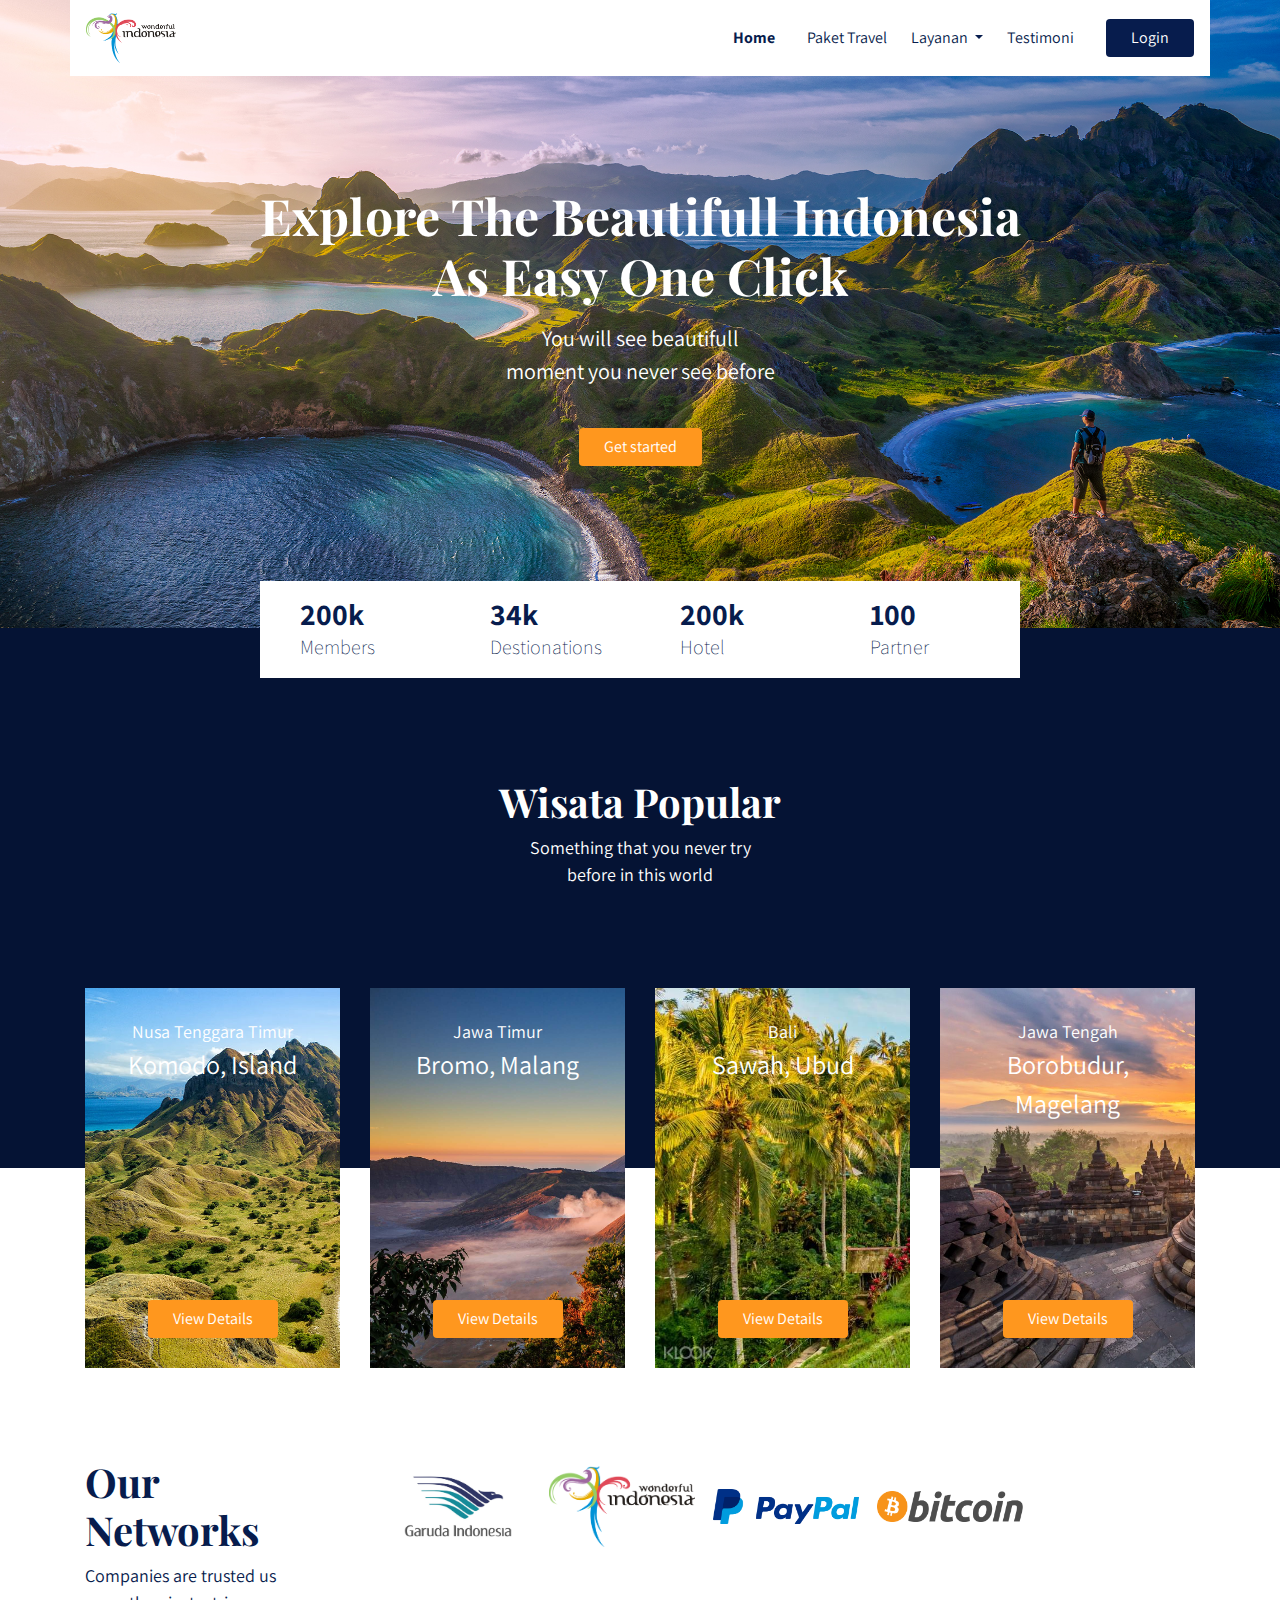
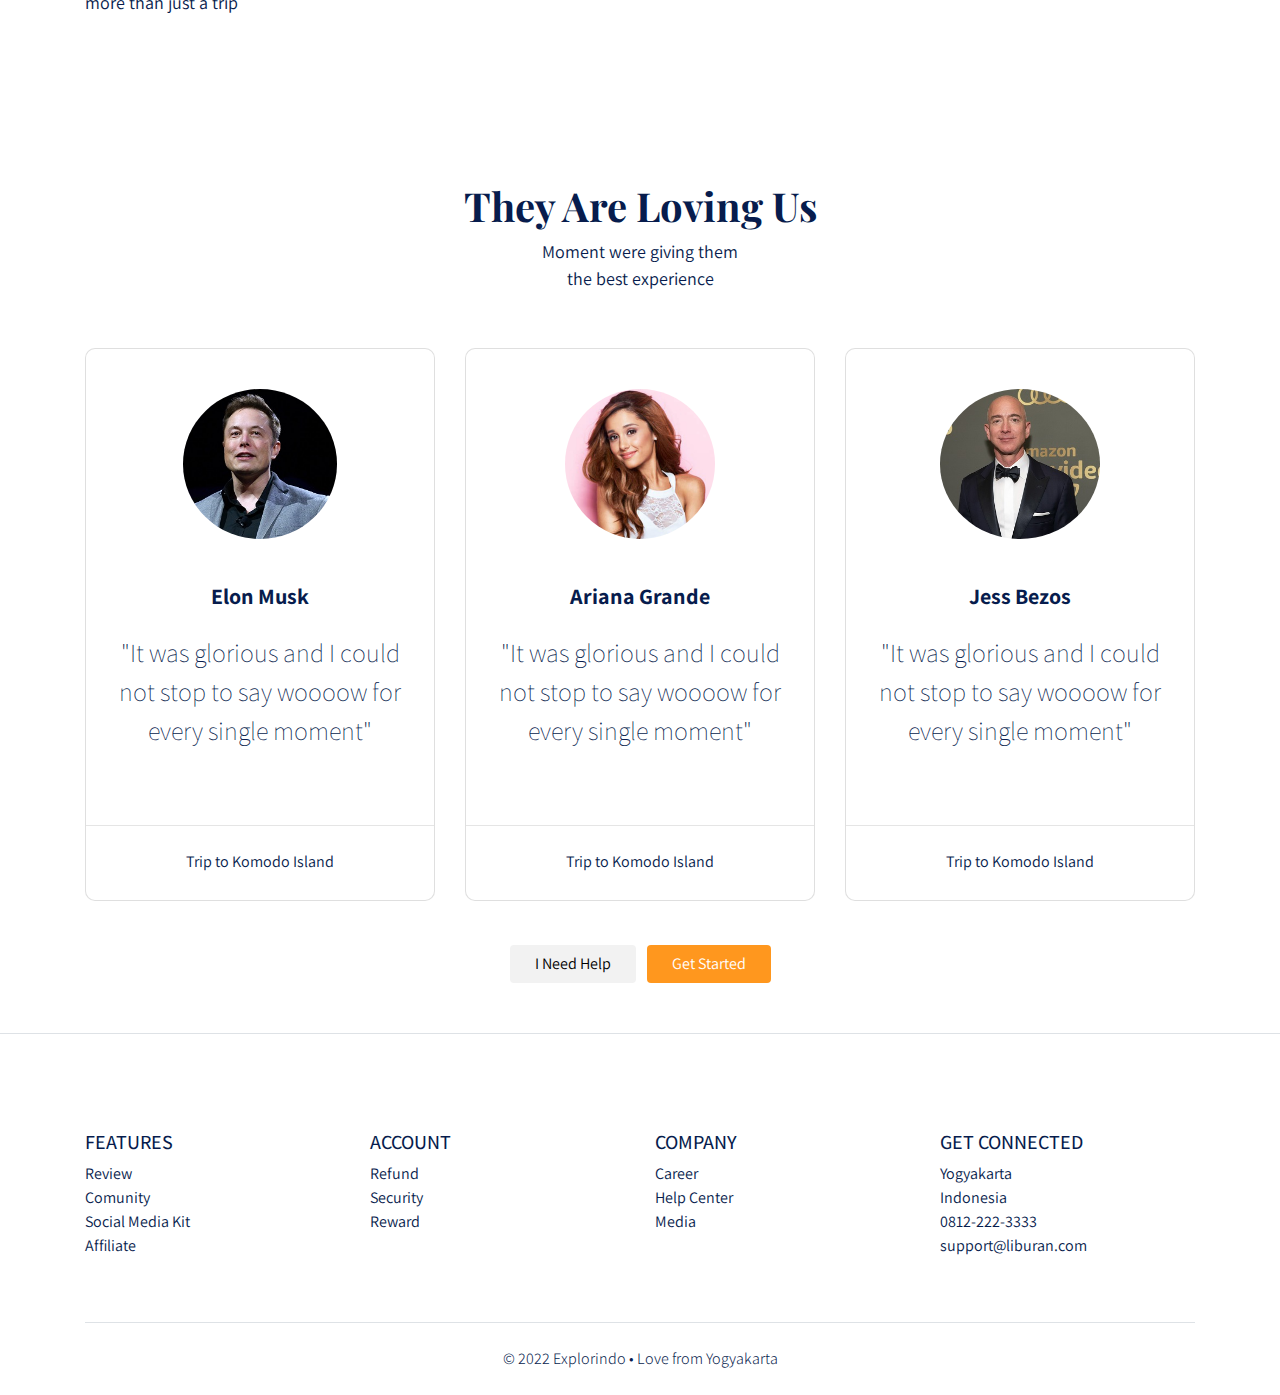
<file: index.html>
<!DOCTYPE html>
<html lang="en">
<head>
    <meta charset="UTF-8">
    <meta http-equiv="X-UA-Compatible" content="IE=edge">
    <meta name="viewport" content="width=device-width, initial-scale=1.0">
    <title>Explorindo</title>

    <!-- font family -->
    <link rel="preconnect" href="https://fonts.gstatic.com">
    <link href="https://fonts.googleapis.com/css2?family=Assistant:wght@300;400;500;600;700&family=Playfair+Display:wght@400;500;600;700&display=swap" rel="stylesheet">

    <!-- style -->
    <link rel="stylesheet" href="frontend/libraries/bootstrap/css/bootstrap.css">
    <link rel="stylesheet" href="frontend/styles/main.css">

</head>
<body>
    
    <!-- Navbar -->

    <div class="container">
        
        <nav class="row navbar navbar-expand-lg navbar-light bg-white">
                <a class="navbar-brand" href="#">
                    <img src="frontend/images/logo/logo.png" alt="Logo Website">
                </a>
                <button 
                    class="navbar-toggler navbar-toggler-right" 
                    type="button" 
                    data-toggle="collapse" 
                    data-target="#navbarNavDropdown" 
                >
                <span class="navbar-toggler-icon"></span>
                </button>
                <div class="collapse navbar-collapse" id="navbarNavDropdown">
                    <ul class="navbar-nav ml-auto mr-3">
                        <li class="nav-item mx-md-2">
                        <a class="nav-link active" aria-current="page" href="index.html">Home</a>
                        </li>
                        <li class="nav-item mx-md-2">
                        <a class="nav-link" href="#">Paket Travel</a>
                        </li>
                        <li class="nav-item dropdown">
                            <a href="" class="nav-link dropdown-toggle" id="navbardrop" data-bs-toggle="dropdown">
                               Layanan 
                            </a>
                            <div class="dropdown-menu">
                                <a href="#" class="dropdown-item">Link</a>
                                <a href="#" class="dropdown-item">Link</a>
                                <a href="#" class="dropdown-item">Link</a>
                            </div>
                        </li>
                        <li class="nav-item mx-md-2">
                        <a class="nav-link" href="#">Testimoni</a>
                        </li>
                    </ul>
                    <!-- Mobile button -->
                    <form action="" class="form-inline d-sm-block d-md-none">
                        <button class="btn btn-login my-2 my-sm-0">
                            Masuk
                        </button>
                    </form>
                    <!-- Dekstop button -->
                    <form action="" class="form-inline my-2 my-lg-0 d-none d-md-block">
                        <button class="btn btn-login btn-navbar-right my-2 my-sm-0 px-4">
                            Login
                        </button>
                    </form>
                </div>
        </nav>

    </div>

    <!-- End Navbar -->

    <!-- Header -->

    <header class="text-center">
        <h1>
            Explore The Beautifull Indonesia
            <br>
            As Easy One Click
        </h1>
        <p class="mt-3">
            You will see beautifull
            <br>
            moment you never see before
        </p>
        <a href="#" class="btn btn-get-started px-4 mt-4">
            Get started
        </a>
    </header>

    <!-- End Header -->

    <!-- Main Content -->

    <main>

        <div class="container">
            
            <section class="section-stats row justify-content-center" id="stats">

                <div class="col-6 col-md-2 stats-detail">
                    <h2>200k</h2>
                    <p>Members</p>
                </div>
                <div class="col-6 col-md-2 stats-detail">
                    <h2>34k</h2>
                    <p>Destionations</p>
                </div>
                <div class="col-6 col-md-2 stats-detail">
                    <h2>200k</h2>
                    <p>Hotel</p>
                </div>
                <div class="col-6 col-md-2 stats-detail">
                    <h2>100</h2>
                    <p>Partner</p>
                </div>

            </section>

        </div>

        <section class="section-popular" id="popular">
            <div class="container">
                <div class="row">
                    <div class="col text-center section-popular-heading">
                        <h2>Wisata Popular</h2>
                        <p>
                            Something that you never try
                            <br>
                            before in this world
                        </p>
                    </div>
                </div>
            </div>
        </section>

        <section class="section-popular-content" id="popularContent">
            <div class="container">
                <div class="section-popular-travel row justify-content-center">

                    <div class="col-sm-6 col-md-4 col-lg-3">
                        <div class="card-travel text-center d-flex flex-column"
                        style="background-image: url('frontend/images/komodo-island.jpg');"
                        >
                            <div class="travel-destination">Nusa Tenggara Timur</div>
                            <div class="travel-location">Komodo, Island</div>
                            <div class="travel-button mt-auto">
                                <a href="details.html" class="btn btn-travel-details px-4">
                                    View Details
                                </a>
                            </div>
                        </div>
                    </div>

                    <div class="col-sm-6 col-md-4 col-lg-3">
                        <div class="card-travel text-center d-flex flex-column"
                        style="background-image: url('frontend/images/bromo.jpg');"
                        >
                            <div class="travel-destination">Jawa Timur</div>
                            <div class="travel-location">Bromo, Malang</div>
                            <div class="travel-button mt-auto">
                                <a href="details.html" class="btn btn-travel-details px-4">
                                    View Details
                                </a>
                            </div>
                        </div>
                    </div>

                    <div class="col-sm-6 col-md-4 col-lg-3">
                        <div class="card-travel text-center d-flex flex-column"
                        style="background-image: url('frontend/images/ubud-bali.jpg');"
                        >
                            <div class="travel-destination">Bali</div>
                            <div class="travel-location">Sawah, Ubud</div>
                            <div class="travel-button mt-auto">
                                <a href="details.html" class="btn btn-travel-details px-4">
                                    View Details
                                </a>
                            </div>
                        </div>
                    </div>

                    <div class="col-md-4 col-lg-3">
                        <div class="card-travel text-center d-flex flex-column"
                        style="background-image: url('frontend/images/borobudur.jpg');"
                        >
                            <div class="travel-destination">Jawa Tengah</div>
                            <div class="travel-location">Borobudur, Magelang</div>
                            <div class="travel-button mt-auto">
                                <a href="details.html" class="btn btn-travel-details px-4">
                                    View Details
                                </a>
                            </div>
                        </div>
                    </div>

                </div>
            </div>
        </section>

        <section class="section-networks">
            <div class="container">
                <div class="row">
                    <div class="col-md-3 col-12">
                        <h2>Our Networks</h2>
                        <p>
                           Companies are trusted us
                           <br>
                           more than just a trip 
                        </p>
                    </div>
                    <div class="col-md-8">
                        <!-- <div class="col-6 col-md-2"> -->
                            <img src="frontend/images/partner/garuda_indonesia.jpg" alt="Logo Partner" class="img-partner">
                        <!-- </div> -->

                        <!-- <div class="col-6 col-md-2"> -->
                            <img src="frontend/images/partner/visit indonesia.png" alt="Logo Partner" class="img-partner">
                        <!-- </div> -->

                        <!-- <div class="col-6 col-md-2"> -->
                            <img src="frontend/images/partner/paypal.png" alt="Logo Partner" class="img-partner">
                        <!-- </div> -->

                        <!-- <div class="col-6 col-md-2"> -->
                            <img src="frontend/images/partner/bitcoin.png" alt="Logo Partner" class="img-partner">
                        <!-- </div> -->

                    </div>
                </div>
            </div>
        </section>

        <div class="section section-testimonial-heading" id="testimonialHeading">
            <div class="container">
                <div class="row">
                    <div class="col text-center">
                        <h2>
                            They Are Loving Us
                        </h2>
                        <p>
                            Moment were giving them
                            <br>
                            the best experience
                        </p>
                    </div>
                </div>
            </div>
        </div>        

        <section class="section section-testimonial-content" id="testimonialContent">
            <div class="container">
                <div class="section-popular-traver row justify-content-center">
                    <div class="col-sm-6 col-md-4 col-lg-4">
                        <div class="card card-testimonial text-center">
                            <div class="testimonial-content">
                                <img src="frontend/images/profile/elon-musk.jpg" alt="User" class="mb-4 rounded-circle">
                                <h3 class="mb-4">Elon Musk</h3>
                                <p class="testimonial">
                                    "It was glorious and I could not stop to say woooow for every single moment"
                                </p>
                            </div>
                            <hr>
                            <p class="trip-to mt-2">
                                Trip to Komodo Island
                            </p>
                        </div>
                    </div>
                    <div class="col-sm-6 col-md-4 col-lg-4">
                        <div class="card card-testimonial text-center">
                            <div class="testimonial-content">
                                <img src="frontend/images/profile/ariana_grande.jpg" alt="User" class="mb-4 rounded-circle">
                                <h3 class="mb-4">Ariana Grande</h3>
                                <p class="testimonial">
                                    "It was glorious and I could not stop to say woooow for every single moment"
                                </p>
                            </div>
                            <hr>
                            <p class="trip-to mt-2">
                                Trip to Komodo Island
                            </p>
                        </div>
                    </div>

                    <div class="col-sm-6 col-md-4 col-lg-4">
                        <div class="card card-testimonial text-center">
                            <div class="testimonial-content">
                                <img src="frontend/images/profile/bezos.jpg" alt="User" class="mb-4 rounded-circle">
                                <h3 class="mb-4">Jess Bezos</h3>
                                <p class="testimonial">
                                    "It was glorious and I could not stop to say woooow for every single moment"
                                </p>
                            </div>
                            <hr>
                            <p class="trip-to mt-2">
                                Trip to Komodo Island
                            </p>
                        </div>
                    </div>

                </div>
                <div class="row">
                    <div class="col-12 text-center">
                        <a href="" class="btn btn-need-help px-4 mt-4 mx-1">
                            I Need Help
                        </a>
                        <a href="" class="btn btn-get-started px-4 mt-4 mx-1">
                            Get Started
                        </a>
                    </div>
                </div>
            </div>

        </section>

    </main>

    <footer class="section-footer mt-4 pt-4 pb-4 border-top">
        <div class="container mt-5 pt-4">
            <div class="row justify-content-center">
                <div class="col-12">
                    <div class="row">
                        <div class="col-12 col-lg-3">
                            <h5>
                                FEATURES
                            </h5>
                            <ul class="list-unstyled">
                                <li><a href="#">Review</a></li>
                                <li><a href="#">Comunity</a></li>
                                <li><a href="#">Social Media Kit</a></li>
                                <li><a href="#">Affiliate</a></li>
                            </ul>
                        </div>
                        <div class="col-12 col-lg-3">
                            <h5>
                                ACCOUNT
                            </h5>
                            <ul class="list-unstyled">
                                <li><a href="#">Refund</a></li>
                                <li><a href="#">Security</a></li>
                                <li><a href="#">Reward</a></li>
                            </ul>
                        </div>
                        <div class="col-12 col-lg-3">
                            <h5>
                                COMPANY
                            </h5>
                            <ul class="list-unstyled">
                                <li><a href="#">Career</a></li>
                                <li><a href="#">Help Center</a></li>
                                <li><a href="#">Media</a></li>
                            </ul>
                        </div>
                        <div class="col-12 col-lg-3">
                            <h5>
                                GET CONNECTED
                            </h5>
                            <ul class="list-unstyled">
                                <li><a href="#">Yogyakarta</a></li>
                                <li><a href="#">Indonesia</a></li>
                                <li><a href="#">0812-222-3333</a></li>
                                <li><a href="#">support@liburan.com</a></li>
                            </ul>
                        </div>

                    </div>
                </div>

            </div>
            <div class="container-fluid">
                <div class="row border-top justify-content-center align-items-center mt-5 pt-4">
                    <div class="col-auto text-gray-500 font-weight-light">© 2022 Explorindo • Love from Yogyakarta</div>
                </div>
            </div>
        </div>
    </footer>


    <!-- End Main Content -->

    <!-- jquery harus di atas JS bootstrap -->
    <script src="frontend/libraries/jquery/jquery-3.5.1.min.js"></script> 

    <script src="frontend/libraries/bootstrap/js/bootstrap.js"></script>
    <!-- <script src="frontend/libraries/retina/retina.min.js"></script> -->
</body>
</html>
</file>
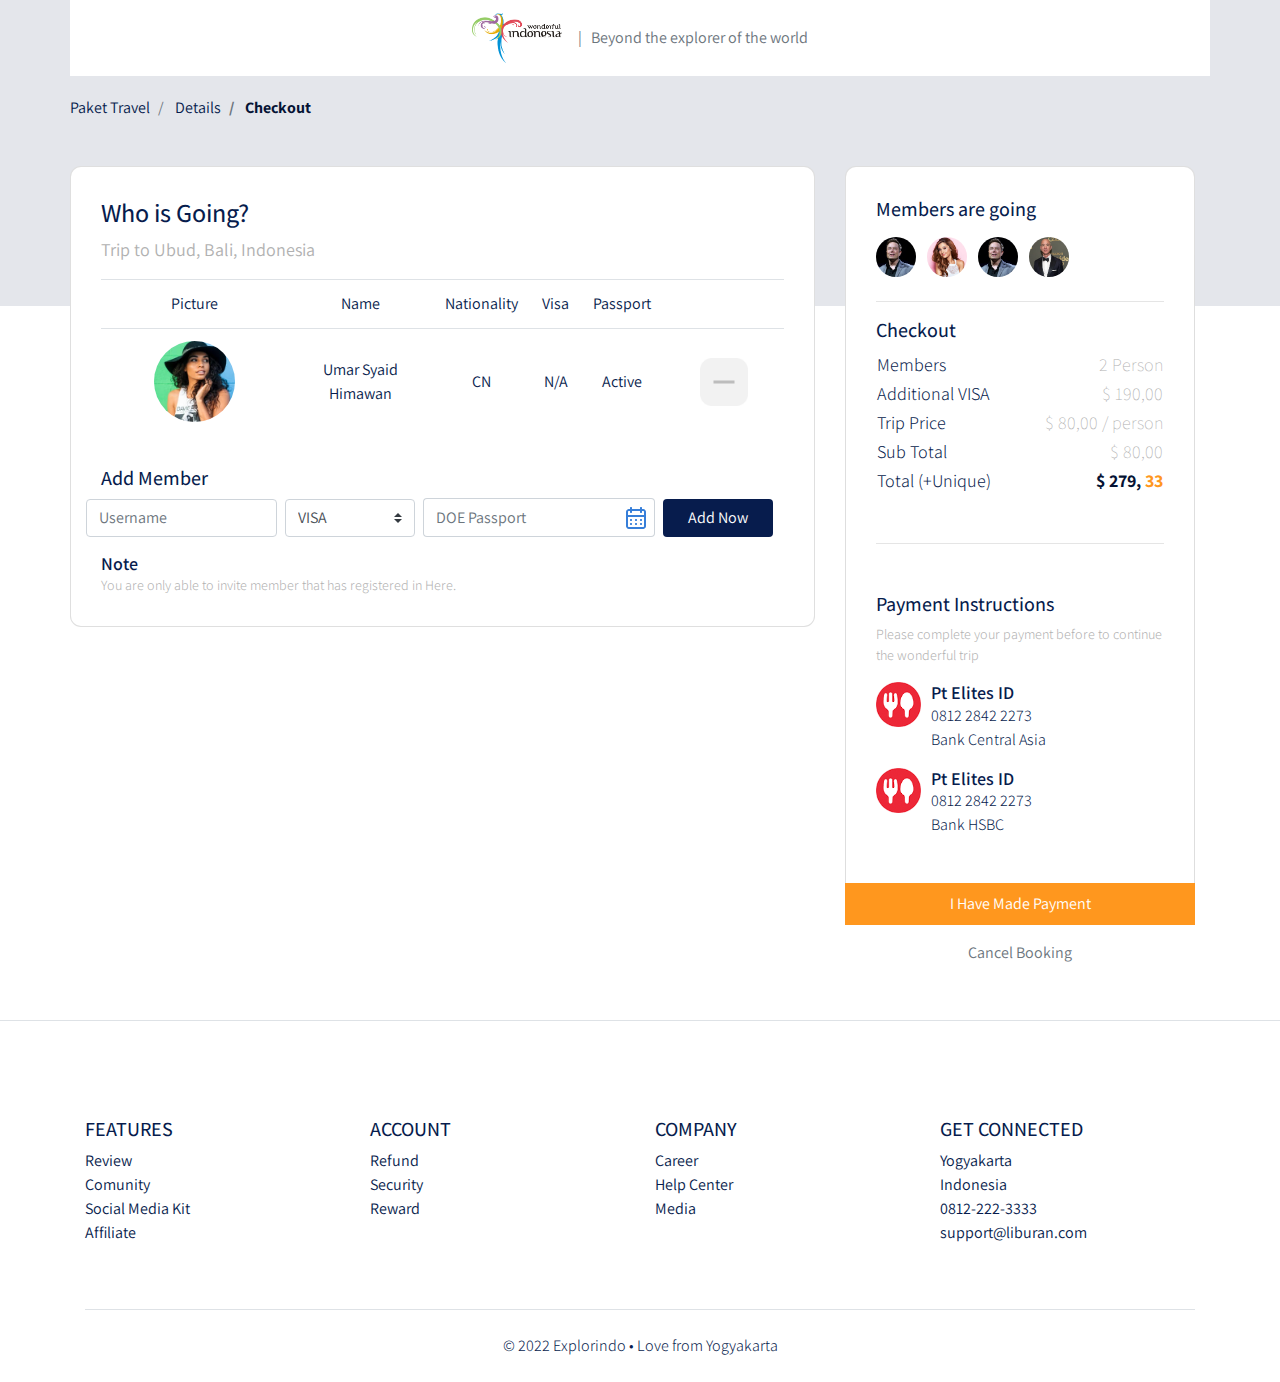
<file: checkout.html>
<!DOCTYPE html>
<html lang="en">
<head>
    <meta charset="UTF-8">
    <meta http-equiv="X-UA-Compatible" content="IE=edge">
    <meta name="viewport" content="width=device-width, initial-scale=1.0">
    <title>Explorindo</title>

    <!-- font family -->
    <link rel="preconnect" href="https://fonts.gstatic.com">
    <link href="https://fonts.googleapis.com/css2?family=Assistant:wght@300;400;500;600;700&family=Playfair+Display:wght@400;500;600;700&display=swap" rel="stylesheet">

    <!-- style -->
    <link rel="stylesheet" href="frontend/libraries/bootstrap/css/bootstrap.css">
    <link rel="stylesheet" href="frontend/styles/main.css">
    <!-- xzoom -->
    <link rel="stylesheet" href="frontend/libraries/xzoom/xzoom.css">
    <!-- Date Picker Library -->
    <link rel="stylesheet" href="frontend/libraries/gijgo/css/gijgo.min.css">

</head>
<body>
    
    <!-- Navbar -->

    <div class="container">
        
        <nav class="row navbar navbar-expand-lg navbar-light bg-white">
            <div class="navbar-nav ml-auto mr-auto mr-sm-auto mr-lg-0 mr-md-auto">
                <a href="index.html" class="navbar-brand">
                    <img src="frontend/images/logo/logo.png" alt="">
                </a>
            </div>
            <ul class="navbar-nav mr-auto d-none d-lg-block">
                <li>
                    <span class="text-muted">
                        | &nbsp Beyond the explorer of the world
                    </span>
                </li>
            </ul>
        </nav>

    </div>

    <!-- End Navbar -->

    <main>
        <section class="section-details-header">

        </section>
        <section class="section-details-content">
            <div class="container">
                <div class="row">
                    <div class="col p-0">
                        <nav>
                            <ol class="breadcrumb">
                                <li class="breadcrumb-item">
                                    Paket Travel
                                </li>
                                <li class="breadcrumb-item">
                                    Details
                                </li>
                                <li class="breadcrumb-item active">
                                    Checkout
                                </li>
                            </ol>
                        </nav>
                    </div>
                </div>

                <div class="row">
                    <div class="col-lg-8 pl-lg-0 mt-3">
                        <div class="card card-details">
                            <h1>
                                Who is Going?
                            </h1>
                            <p>
                                Trip to Ubud, Bali, Indonesia
                            </p>
                            <div class="attendee">
                                <table class="table table-responsive-sm text-center">
                                    <thead>
                                        <tr>
                                            <td>Picture</td>
                                            <td>Name</td>
                                            <td>Nationality</td>
                                            <td>Visa</td>
                                            <td>Passport</td>
                                            <td></td>
                                        </tr>
                                    </thead>
                                    <tbody class="checkout">
                                        <tr>
                                            <td>
                                                <img src="frontend/images/profile/avatar2.jpg" class="rounded-circle">
                                            </td>
                                            <td class="align-middle">
                                                Umar Syaid Himawan
                                            </td>
                                            <td class="align-middle">
                                                CN
                                            </td>
                                            <td class="align-middle">
                                                N/A
                                            </td>
                                            <td class="align-middle">
                                                Active
                                            </td>
                                            <td class="align-middle">
                                                <a href="#">
                                                    <img src="frontend/images/icon/ic_kurang.png">
                                                </a>
                                            </td>
                                        </tr>
                                    </tbody>
                                </table>
                            </div>   
                            <div class="member mt-3">
                                <h2>Add Member</h2>
                                <form class="form-inline row">
                                    <label for="inputUsername" class="sr-only">Name</label>
                                    <input 
                                        type="text" 
                                        name="inputUsername"
                                        class="form-control mb-2 mr-sm-2"
                                        id="inputUsername" 
                                        placeholder="Username"
                                    />
                                    <label for="inputVisa" class="sr-only">Visa</label>
                                    <select 
                                        name="inputVisa" 
                                        id="inputVisa" 
                                        class="custom-select mb-2 mr-sm-2"
                                        style="width: 130px;">
                                        <option value="VISA" selected>VISA</option>
                                        <option value="30 Days">30 Days</option>
                                        <option value="N/A">N/A</option>
                                    </select>

                                    <label for="doePassport" class="sr-only">DOE Passport</label>
                                    <div class="input-group mb-2 mr-sm-2">
                                        <input 
                                            type="text" 
                                            class="form-control datepicker"
                                            id="doePassport" 
                                            placeholder="DOE Passport">
                                    </div>
                                    <button type="submit" class="btn btn-add-now mb-2 px-4">
                                        Add Now
                                    </button>

                                </form>
                                <h3 class="mt-2 mb-0">Note</h3>
                                <p class="disclaimer mb-0">
                                    You are only able to invite member that has registered in Here.
                                </p>
                            </div> 
                        </div>
                    </div>

                    <div class="col-lg-4 mt-3">
                        <div class="card card-details card-right">
                            
                            <h2>Members are going</h2>
                            <div class="members my-2">
                                <img src="frontend/images/profile/elon-musk.jpg" alt="" class="member-image mr-2 rounded-circle">
                                <img src="frontend/images/profile/ariana_grande.jpg" alt="" class="member-image mr-2 rounded-circle">
                                <img src="frontend/images/profile/elon-musk.jpg" alt="" class="member-image mr-2 rounded-circle">
                                <img src="frontend/images/profile/bezos.jpg" alt="" class="member-image mr-2 rounded-circle">
                            </div>
                            <hr>
                            <h2>Checkout</h2>
                            <table class="trip-informations">
                                <tr>
                                    <th width="50%">Members</th>
                                    <td width="50%" class="text-right">
                                        2 Person
                                    </td>
                                </tr>
                                <tr>
                                    <th width="50%">Additional VISA</th>
                                    <td width="50%" class="text-right">
                                        $ 190,00
                                    </td>
                                </tr>
                                <tr>
                                    <th width="50%">Trip Price</th>
                                    <td width="50%" class="text-right">
                                        $ 80,00 / person
                                    </td>
                                </tr>
                                <tr>
                                    <th width="50%">Sub Total</th>
                                    <td width="50%" class="text-right">
                                        $ 80,00
                                    </td>
                                </tr>
                                <tr>
                                    <th width="50%">Total (+Unique)</th>
                                    <td width="50%" class="text-right text-blue">
                                        <span class="text-blue">
                                            $ 279,
                                        </span>
                                        <span class="text-orange">
                                            33
                                        </span>
                                    </td>
                                </tr>
                            </table>
                            <hr class="mt-5 mb-5"/>
                            <h2>
                                Payment Instructions
                            </h2>
                            <p class="payment-instructions">
                                Please complete your payment before to continue the wonderful trip
                            </p>
                            <div class="bank">
                                <div class="bank-item pb-3">
                                    <img src="frontend/images/icon/gofood.png" alt="" class="bank-image">
                                    <div class="description">
                                        <h3 >Pt Elites ID</h3>
                                        <p>
                                            0812 2842 2273
                                            <br>
                                            Bank Central Asia
                                        </p>
                                    </div>
                                    <div class="clearfix">

                                    </div>
                                </div>
                                <div class="bank-item pb-3">
                                    <img src="frontend/images/icon/gofood.png" alt="" class="bank-image">
                                    <div class="description">
                                        <h3 >Pt Elites ID</h3>
                                        <p>
                                            0812 2842 2273
                                            <br>
                                            Bank HSBC
                                        </p>
                                    </div>
                                    <div class="clearfix">
                                        
                                    </div>
                                </div>
                            </div>
                        </div>
                        <div class="join-container">
                            <a href="success.html" class="btn btn-block btn-join-now mt-3 py-2">
                                I Have Made Payment
                            </a>
                        </div>
                        <div class="text-center mt-3">
                            <a href="details.html" class="text-muted">
                                Cancel Booking
                            </a>
                        </div>
                    </div>

                </div>
            </div>
        </section>
    </main>

    <footer class="section-footer mt-4 pt-4 pb-4 border-top">
        <div class="container mt-5 pt-4">
            <div class="row justify-content-center">
                <div class="col-12">
                    <div class="row">
                        <div class="col-12 col-lg-3">
                            <h5>
                                FEATURES
                            </h5>
                            <ul class="list-unstyled">
                                <li><a href="#">Review</a></li>
                                <li><a href="#">Comunity</a></li>
                                <li><a href="#">Social Media Kit</a></li>
                                <li><a href="#">Affiliate</a></li>
                            </ul>
                        </div>
                        <div class="col-12 col-lg-3">
                            <h5>
                                ACCOUNT
                            </h5>
                            <ul class="list-unstyled">
                                <li><a href="#">Refund</a></li>
                                <li><a href="#">Security</a></li>
                                <li><a href="#">Reward</a></li>
                            </ul>
                        </div>
                        <div class="col-12 col-lg-3">
                            <h5>
                                COMPANY
                            </h5>
                            <ul class="list-unstyled">
                                <li><a href="#">Career</a></li>
                                <li><a href="#">Help Center</a></li>
                                <li><a href="#">Media</a></li>
                            </ul>
                        </div>
                        <div class="col-12 col-lg-3">
                            <h5>
                                GET CONNECTED
                            </h5>
                            <ul class="list-unstyled">
                                <li><a href="#">Yogyakarta</a></li>
                                <li><a href="#">Indonesia</a></li>
                                <li><a href="#">0812-222-3333</a></li>
                                <li><a href="#">support@liburan.com</a></li>
                            </ul>
                        </div>

                    </div>
                </div>

            </div>
            <div class="container-fluid">
                <div class="row border-top justify-content-center align-items-center mt-5 pt-4">
                    <div class="col-auto text-gray-500 font-weight-light">© 2022 Explorindo • Love from Yogyakarta</div>
                </div>
            </div>
        </div>
    </footer>


    <!-- End Main Content -->

    <!-- jquery harus di atas JS bootstrap -->
    <script src="frontend/libraries/jquery/jquery-3.5.1.min.js"></script> 

    <script src="frontend/libraries/bootstrap/js/bootstrap.js"></script>
    <!-- <script src="frontend/libraries/retina/retina.min.js"></script> -->
    <script src="frontend/libraries/xzoom/xzoom.min.js"></script>
    <!-- Date Picker Library -->
    <script src="frontend/libraries/gijgo/js/gijgo.min.js"></script>


    <script>    
        $(document).ready(function() {
            $('.xzoom, xzoom-gallert').xzoom({
                zoomWidth: 500,
                title: false,
                tint: '#333',
                Xoffset: 15
            });
        })

        $('.datepicker').datepicker({
            uiLibrary: 'bootstrap4',
            icons: {
                rightIcon: '<img src="frontend/images/icon/ic_calendar.png"/>'
            }
        })
    </script>
</body>
</html>
</file>
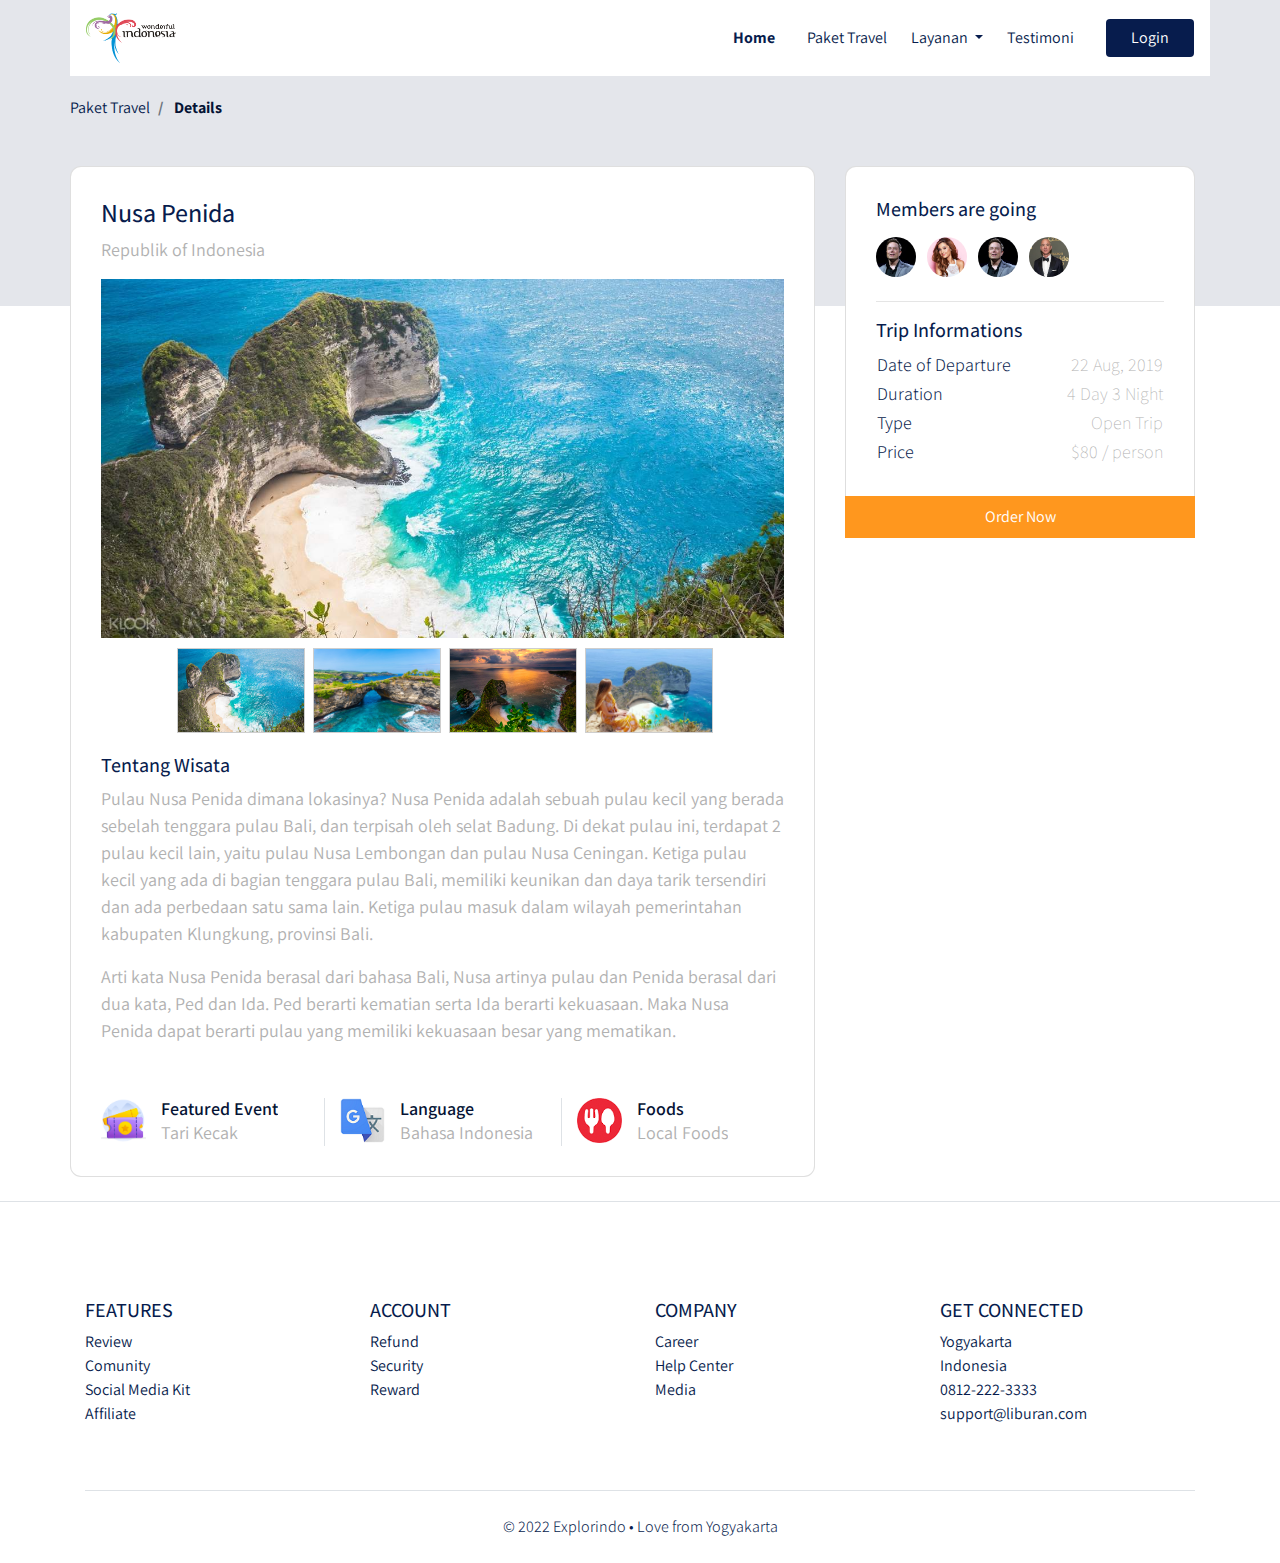
<file: details.html>
<!DOCTYPE html>
<html lang="en">
<head>
    <meta charset="UTF-8">
    <meta http-equiv="X-UA-Compatible" content="IE=edge">
    <meta name="viewport" content="width=device-width, initial-scale=1.0">
    <title>Explorindo</title>

    <!-- font family -->
    <link rel="preconnect" href="https://fonts.gstatic.com">
    <link href="https://fonts.googleapis.com/css2?family=Assistant:wght@300;400;500;600;700&family=Playfair+Display:wght@400;500;600;700&display=swap" rel="stylesheet">

    <!-- style -->
    <link rel="stylesheet" href="frontend/libraries/bootstrap/css/bootstrap.css">
    <link rel="stylesheet" href="frontend/styles/main.css">
    <!-- xzoom -->
    <link rel="stylesheet" href="frontend/libraries/xzoom/xzoom.css">

</head>
<body>
    
    <!-- Navbar -->

    <div class="container">
        
        <nav class="row navbar navbar-expand-lg navbar-light bg-white">
                <a class="navbar-brand" href="#">
                    <img src="frontend/images/logo/logo.png" alt="Logo Website">
                </a>
                <button 
                    class="navbar-toggler navbar-toggler-right" 
                    type="button" 
                    data-toggle="collapse" 
                    data-target="#navbarNavDropdown" 
                >
                <span class="navbar-toggler-icon"></span>
                </button>
                <div class="collapse navbar-collapse" id="navbarNavDropdown">
                    <ul class="navbar-nav ml-auto mr-3">
                        <li class="nav-item mx-md-2">
                        <a class="nav-link active" aria-current="page" href="index.html">Home</a>
                        </li>
                        <li class="nav-item mx-md-2">
                        <a class="nav-link" href="#">Paket Travel</a>
                        </li>
                        <li class="nav-item dropdown">
                            <a href="" class="nav-link dropdown-toggle" id="navbardrop" data-bs-toggle="dropdown">
                               Layanan 
                            </a>
                            <div class="dropdown-menu">
                                <a href="#" class="dropdown-item">Link</a>
                                <a href="#" class="dropdown-item">Link</a>
                                <a href="#" class="dropdown-item">Link</a>
                            </div>
                        </li>
                        <li class="nav-item mx-md-2">
                        <a class="nav-link" href="#">Testimoni</a>
                        </li>
                    </ul>
                    <!-- Mobile button -->
                    <form action="" class="form-inline d-sm-block d-md-none">
                        <button class="btn btn-login my-2 my-sm-0">
                            Masuk
                        </button>
                    </form>
                    <!-- Dekstop button -->
                    <form action="" class="form-inline my-2 my-lg-0 d-none d-md-block">
                        <button class="btn btn-login btn-navbar-right my-2 my-sm-0 px-4">
                            Login
                        </button>
                    </form>
                </div>
        </nav>

    </div>

    <!-- End Navbar -->

    <main>
        <section class="section-details-header">

        </section>
        <section class="section-details-content">
            <div class="container">
                <div class="row">
                    <div class="col p-0">
                        <nav>
                            <ol class="breadcrumb">
                                <li class="breadcrumb-item">
                                    Paket Travel
                                </li>
                                <li class="breadcrumb-item active">
                                    Details
                                </li>
                            </ol>
                        </nav>
                    </div>
                </div>

                <div class="row">
                    <div class="col-lg-8 pl-lg-0 mt-3">
                        <div class="card card-details">
                            <h1>
                                Nusa Penida
                            </h1>
                            <p>
                                Republik of Indonesia
                            </p>
                            <div class="gallery">
    
                                <div class="xzoom-container">
                                    <img src="frontend/images/nusa_penida_1.jpg" class="xzoom" id="xzoom-default" 
                                    xoriginal="frontend/images/nusa_penida_1.jpg">
                                </div>
                                <div class="xzoom-thumbs">
                                    <a href="frontend/images/nusa_penida_1.jpg">
                                        <img src="frontend/images/nusa_penida_1.jpg" alt=""  class="xzoom-gallery" 
                                        width="128" height="85" xpreview="frontend/images/nusa_penida_1.jpg">
                                    </a>
                                    <a href="frontend/images/nusa_penida_2.jpg">
                                        <img src="frontend/images/nusa_penida_2.jpg" alt=""  class="xzoom-gallery" 
                                        width="128" height="85" xpreview="frontend/images/nusa_penida_2.jpg">
                                    </a>
                                    <a href="frontend/images/nusa_penida_3.jpg">
                                        <img src="frontend/images/nusa_penida_3.jpg" alt=""  class="xzoom-gallery" 
                                        width="128" height="85" xpreview="frontend/images/nusa_penida_3.jpg">
                                    </a>
                                    <a href="frontend/images/nusa_penida_4.jpg">
                                        <img src="frontend/images/nusa_penida_4.jpg" alt=""  class="xzoom-gallery"
                                        width="128" height="85" xpreview="frontend/images/nusa_penida_4.jpg">
                                    </a>
                                    <!-- <a href="frontend/images/nusa_penida_5.jpg">
                                        <img src="frontend/images/nusa_penida_5.jpg" alt=""  class="xzoom-gallery" 
                                        width="128" height="85" xpreview="frontend/images/nusa_penida_5.jpg">
                                    </a> -->
                                </div>
                            </div>
                            <h2>
                                Tentang Wisata
                            </h2>
                            <p>
                                Pulau Nusa Penida dimana lokasinya? Nusa Penida adalah sebuah pulau kecil yang berada sebelah tenggara pulau Bali, dan terpisah oleh selat Badung. Di dekat pulau ini, terdapat 2 pulau kecil lain, yaitu pulau Nusa Lembongan dan pulau Nusa Ceningan. Ketiga pulau kecil yang ada di bagian tenggara pulau Bali, memiliki keunikan dan daya tarik tersendiri dan ada perbedaan satu sama lain. Ketiga pulau masuk dalam wilayah pemerintahan kabupaten Klungkung, provinsi Bali.
                            </p>
                            <p>
                                Arti kata Nusa Penida berasal dari bahasa Bali, Nusa artinya pulau dan Penida berasal dari dua kata, Ped dan Ida. Ped berarti kematian serta Ida berarti kekuasaan. Maka Nusa Penida dapat berarti pulau yang memiliki kekuasaan besar yang mematikan.
                            </p>
                            <div class="features row">
                                <div class="col-md-4 mt-2">
                                    <img src="frontend/images/icon/event.png" alt="" class="features-images">
                                    <div class="description">
                                        <h3>Featured Event</h3>
                                        <p>Tari Kecak</p>
                                    </div>
                                </div>
                                <div class="col-md-4 border-left mt-2">
                                    <img src="frontend/images/icon/translate.png" alt="" class="features-images">
                                    <div class="description">
                                        <h3>Language</h3>
                                        <p>Bahasa Indonesia</p>
                                    </div>
                                </div>
                                <div class="col-md-4 border-left mt-2">
                                    <img src="frontend/images/icon/gofood.png" alt="" class="features-images">
                                    <div class="description">
                                        <h3>Foods</h3>
                                        <p>Local Foods</p>
                                    </div>
                                </div>
                            </div>
                        </div>
                    </div>

                    <div class="col-lg-4 mt-3">
                        <div class="card card-details card-right">
                            
                            <h2>Members are going</h2>
                            <div class="members my-2">
                                <img src="frontend/images/profile/elon-musk.jpg" alt="" class="member-image mr-2 rounded-circle">
                                <img src="frontend/images/profile/ariana_grande.jpg" alt="" class="member-image mr-2 rounded-circle">
                                <img src="frontend/images/profile/elon-musk.jpg" alt="" class="member-image mr-2 rounded-circle">
                                <img src="frontend/images/profile/bezos.jpg" alt="" class="member-image mr-2 rounded-circle">
                            </div>
                            <hr>
                            <h2>Trip Informations</h2>
                            <table class="trip-informations">
                                <tr>
                                    <th width="50%">Date of Departure</th>
                                    <td width="50%" class="text-right">
                                        22 Aug, 2019
                                    </td>
                                </tr>
                                <tr>
                                    <th width="50%">Duration</th>
                                    <td width="50%" class="text-right">
                                        4 Day 3 Night
                                    </td>
                                </tr>
                                <tr>
                                    <th width="50%">Type</th>
                                    <td width="50%" class="text-right">
                                        Open Trip
                                    </td>
                                </tr>
                                <tr>
                                    <th width="50%">Price</th>
                                    <td width="50%" class="text-right">
                                        $80 / person
                                    </td>
                                </tr>
                            </table>
                        </div>
                        <div class="join-container">
                            <a href="checkout.html" class="btn btn-block btn-join-now mt-3 py-2">
                                Order Now
                            </a>
                        </div>
                    </div>

                </div>
            </div>
        </section>
    </main>

    <footer class="section-footer mt-4 pt-4 pb-4 border-top">
        <div class="container mt-5 pt-4">
            <div class="row justify-content-center">
                <div class="col-12">
                    <div class="row">
                        <div class="col-12 col-lg-3">
                            <h5>
                                FEATURES
                            </h5>
                            <ul class="list-unstyled">
                                <li><a href="#">Review</a></li>
                                <li><a href="#">Comunity</a></li>
                                <li><a href="#">Social Media Kit</a></li>
                                <li><a href="#">Affiliate</a></li>
                            </ul>
                        </div>
                        <div class="col-12 col-lg-3">
                            <h5>
                                ACCOUNT
                            </h5>
                            <ul class="list-unstyled">
                                <li><a href="#">Refund</a></li>
                                <li><a href="#">Security</a></li>
                                <li><a href="#">Reward</a></li>
                            </ul>
                        </div>
                        <div class="col-12 col-lg-3">
                            <h5>
                                COMPANY
                            </h5>
                            <ul class="list-unstyled">
                                <li><a href="#">Career</a></li>
                                <li><a href="#">Help Center</a></li>
                                <li><a href="#">Media</a></li>
                            </ul>
                        </div>
                        <div class="col-12 col-lg-3">
                            <h5>
                                GET CONNECTED
                            </h5>
                            <ul class="list-unstyled">
                                <li><a href="#">Yogyakarta</a></li>
                                <li><a href="#">Indonesia</a></li>
                                <li><a href="#">0812-222-3333</a></li>
                                <li><a href="#">support@liburan.com</a></li>
                            </ul>
                        </div>

                    </div>
                </div>

            </div>
            <div class="container-fluid">
                <div class="row border-top justify-content-center align-items-center mt-5 pt-4">
                    <div class="col-auto text-gray-500 font-weight-light">© 2022 Explorindo • Love from Yogyakarta</div>
                </div>
            </div>
        </div>
    </footer>


    <!-- End Main Content -->

    <!-- jquery harus di atas JS bootstrap -->
    <script src="frontend/libraries/jquery/jquery-3.5.1.min.js"></script> 

    <script src="frontend/libraries/bootstrap/js/bootstrap.js"></script>
    <!-- <script src="frontend/libraries/retina/retina.min.js"></script> -->
    <script src="frontend/libraries/xzoom/xzoom.min.js"></script>


    <script>    
        $(document).ready(function() {
            $('.xzoom, xzoom-gallert').xzoom({
                zoomWidth: 500,
                title: false,
                tint: '#333',
                Xoffset: 15
            });
        })
    </script>
</body>
</html>
</file>
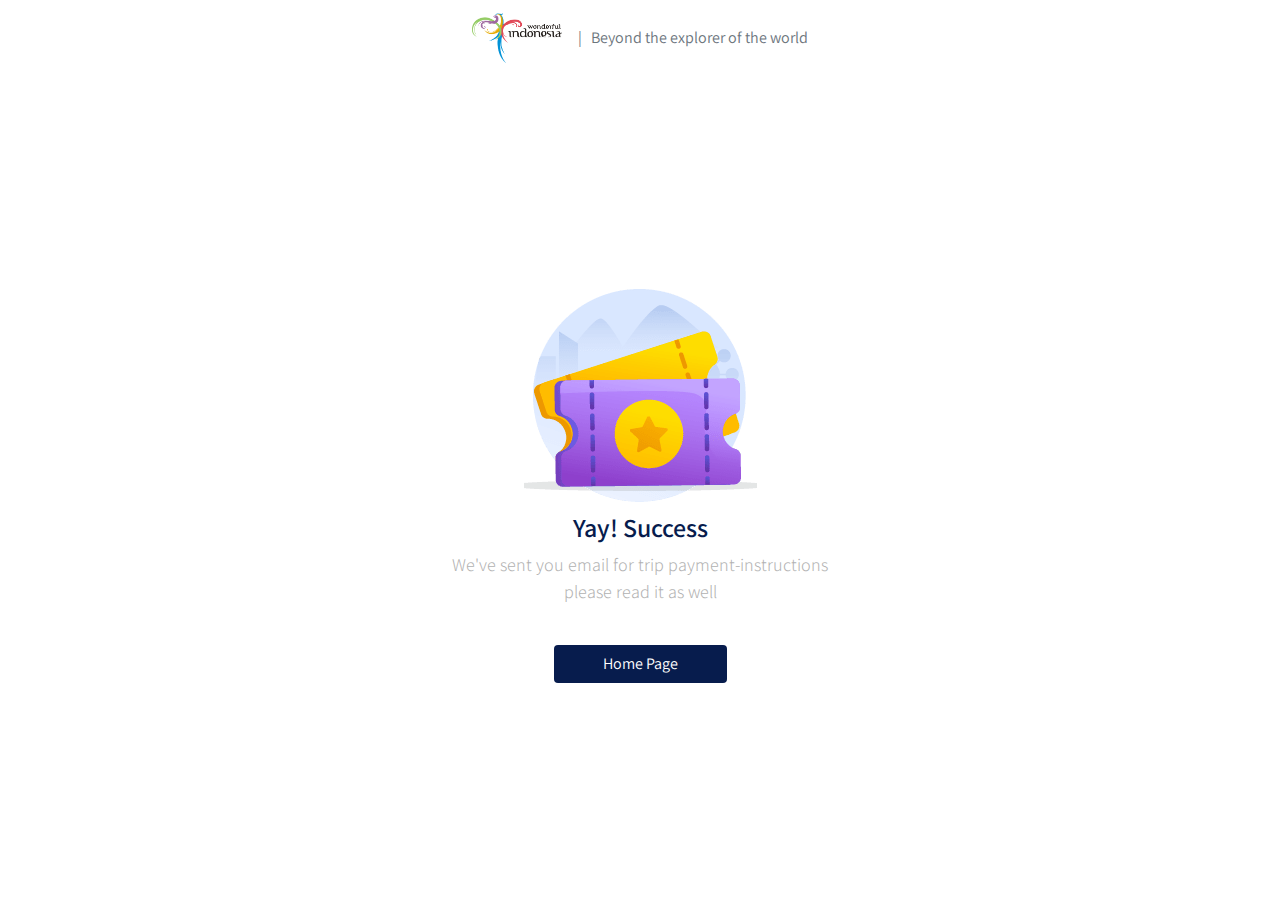
<file: success.html>
<!DOCTYPE html>
<html lang="en">
<head>
    <meta charset="UTF-8">
    <meta http-equiv="X-UA-Compatible" content="IE=edge">
    <meta name="viewport" content="width=device-width, initial-scale=1.0">
    <title>Document</title>

    <!-- font family -->
    <link rel="preconnect" href="https://fonts.gstatic.com">
    <link href="https://fonts.googleapis.com/css2?family=Assistant:wght@300;400;500;600;700&family=Playfair+Display:wght@400;500;600;700&display=swap" rel="stylesheet">

    <!-- style -->
    <link rel="stylesheet" href="frontend/libraries/bootstrap/css/bootstrap.css">
    <link rel="stylesheet" href="frontend/styles/main.css">
    <!-- xzoom -->
    <link rel="stylesheet" href="frontend/libraries/xzoom/xzoom.css">
    <!-- Date Picker Library -->
    <link rel="stylesheet" href="frontend/libraries/gijgo/css/gijgo.min.css">

</head>
<body>
    
    <!-- Navbar -->

    <div class="container">
        
        <nav class="row navbar navbar-expand-lg navbar-light bg-white">
            <div class="navbar-nav ml-auto mr-auto mr-sm-auto mr-lg-0 mr-md-auto">
                <a href="index.html" class="navbar-brand">
                    <img src="frontend/images/logo/logo.png" alt="">
                </a>
            </div>
            <ul class="navbar-nav mr-auto d-none d-lg-block">
                <li>
                    <span class="text-muted">
                        | &nbsp Beyond the explorer of the world
                    </span>
                </li>
            </ul>
        </nav>

    </div>

    <!-- End Navbar -->

    <main>
        <div class="section-success d-flex align-items-center">
            <div class="col text-center">
                <img src="frontend/images/icon/event.png" alt=""/>
                <h1>Yay! Success</h1>
                <p>
                    We've sent you email for trip payment-instructions
                    <br>
                    please read it as well
                </p>
                <a href="index.html" class="btn btn-home-page mt-4 px-5">
                    Home Page
                </a>
            </div>
        </div>
    </main>

    <script src="frontend/libraries/bootstrap/js/bootstrap.js"></script>

</body>
</html>
</file>
<file: frontend/styles/main.css>
body {
  background-color: white;
  font-family: 'Assistant', sans-serif;
  color: #071C4D;
}

.navbar-brand img {
  max-height: 50px;
}

.navbar-light .navbar-nav .nav-link {
  color: #071C4D;
}

.navbar-light .navbar-nav .nav-link.active {
  font-weight: bold;
  color: #071C4D !important;
}

.btn-login {
  background-color: #071C4D;
  color: white;
}

.btn-login:hover {
  background-color: #ff971e;
  color: white;
}

header {
  padding: 190px 0px 165px;
  background-image: url("../images/komodo.jpg");
  background-size: cover;
  margin-top: -80px;
}

header h1, header p {
  color: white;
}

header h1 {
  font-family: 'Playfair Display', serif;
  font-weight: bold;
  font-size: 50px;
}

header p {
  font-size: 22px;
}

header .btn-get-started {
  background-color: #ff971e;
  color: white;
}

header .btn-get-started:hover {
  background-color: #A4DE02;
  color: white;
}

.section-stats {
  margin-top: -50px;
}

.section-stats .stats-detail {
  padding-top: 15px;
  padding-left: 40px;
  background-color: white;
}

.section-stats h2 {
  font-size: 30px;
  margin-bottom: 0;
  font-weight: bold;
}

.section-stats p {
  font-size: 20px;
  font-weight: lighter;
}

.section-popular {
  min-height: 540px;
  background-color: #051334;
  margin-top: -50px;
  margin-bottom: -230px;
}

.section-popular .section-popular-heading {
  margin-top: 150px;
}

.section-popular h2, .section-popular p {
  color: white;
}

.section-popular h2 {
  font-family: 'Playfair Display', serif;
  font-weight: bold;
  font-size: 40px;
}

.section-popular p {
  font-size: 18px;
}

.section-popular-content .section-popular-travel .card-travel {
  min-height: 380px;
  background-color: black;
  color: white;
  padding: 30px;
  background-size: cover;
  margin-bottom: 20px;
  margin-top: 50px;
}

.section-popular-content .travel-destination {
  font-size: 18px;
  color: white;
}

.section-popular-content .travel-location {
  font-size: 26px;
  color: white;
}

.section-popular-content .travel-button .btn-travel-details {
  background-color: #ff971e;
  color: white;
}

.section-popular-content .travel-button .btn-travel-details:hover {
  background-color: #A4DE02;
  color: white;
}

.section-networks {
  background-color: white;
  margin-top: -170px;
  margin-bottom: 50px;
  padding-top: 240px;
  padding-bottom: 50px;
}

.section-networks h2 {
  font-family: 'Playfair Display', serif;
  font-weight: bold;
  font-size: 40px;
}

.section-networks p {
  font-size: 18px;
}

.section-networks img {
  max-width: 20%;
  margin-left: 15px;
}

.section-testimonial-heading {
  background-color: white;
  padding-top: 50px;
  padding-bottom: 340px;
}

.section-testimonial-heading h2 {
  font-family: 'Playfair Display', serif;
  font-weight: bold;
  font-size: 40px;
  text-align: center;
}

.section-testimonial-heading p {
  font-size: 18px;
}

.section-testimonial-content {
  background-color: white;
  margin-top: -300px;
  margin-bottom: 50px;
}

.section-testimonial-content .card-testimonial {
  padding: 40px 20px 10px;
  border-radius: 10px;
  margin-bottom: 20px;
}

.section-testimonial-content .card-testimonial .testimonial-content {
  min-height: 380px;
}

.section-testimonial-content img {
  max-height: 150px;
}

.section-testimonial-content h3 {
  font-size: 22px;
  font-weight: bold;
  margin-top: 20px;
}

.section-testimonial-content .testimonial {
  font-weight: 200;
  font-size: 26px;
  -webkit-columns: #6E6E6E6E;
          columns: #6E6E6E6E;
  min-height: 160px;
}

.section-testimonial-content .trip-to {
  font-weight: normal;
  font-weight: 18px;
  -webkit-columns: #6E6E6E6E;
          columns: #6E6E6E6E;
}

.section-testimonial-content hr {
  margin-left: -20px;
  margin-right: -20px;
}

.section-testimonial-content .btn-get-started {
  background-color: #ff971e;
  color: white;
}

.section-testimonial-content .btn-get-started:hover {
  background-color: #A4DE02;
  color: white;
}

.section-testimonial-content .btn-need-help {
  background-color: #f2f2f2;
  color: black;
}

.section-testimonial-content .btn-need-help:hover {
  background-color: #A4DE02;
  color: white;
}

.section-footer a {
  color: #071C4D;
}

.section-footer h5 {
  font-weight: 500;
}

.section-details-header {
  min-height: 310px;
  background: #e4e6eb;
  margin-top: -80px;
}

.section-details-content {
  margin-top: -210px;
  min-height: 100vh;
}

.section-details-content .breadcrumb {
  background-color: transparent;
  padding: 0;
  margin-bottom: 30px;
}

.section-details-content .breadcrumb-item.active {
  font-weight: bold;
  color: #051334;
}

.section-details-content .card-details {
  padding: 30px;
  border-radius: 11px;
}

.section-details-content .card-details h1 {
  font-size: 26px;
}

.section-details-content .card-details h2 {
  font-size: 20px;
  font-weight: 500;
}

.section-details-content .card-details p {
  font-size: 18px;
  color: #b1b1b1;
}

.section-details-content .card-details .trip-informations th {
  font-weight: 300;
  font-size: 18px;
  color: #071C4D;
}

.section-details-content .card-details .trip-informations td {
  font-weight: 100;
  font-size: 18px;
  color: #b1b1b1;
}

.section-details-content .card-details .trip-informations .text-blue {
  color: #051334;
  font-weight: bold;
}

.section-details-content .card-details .trip-informations .text-orange {
  color: #ff971e;
  font-weight: bold;
}

.section-details-content .card-details .payment-instructions {
  font-weight: 300;
  font-size: 14px;
  color: #b1b1b1;
}

.section-details-content .card-details .bank .bank-item h3 {
  font-size: 18px;
  color: #071C4D;
  margin-bottom: 0;
}

.section-details-content .card-details .bank .bank-item p {
  margin-bottom: 0;
}

.section-details-content .card-details .bank .bank-item .description {
  margin-left: 10px;
  float: left;
  overflow: hidden;
}

.section-details-content .card-details .bank .bank-item .description p {
  font-weight: 300;
  font-size: 16px;
  color: #071C4D;
}

.section-details-content .card-details .bank .bank-image {
  width: 45px;
  height: 45px;
  float: left;
}

.section-details-content .card-details h3 {
  font-weight: 600;
  font-size: 18px;
  color: #071C4D;
}

.section-details-content .card-details .disclaimer {
  font-weight: 300;
  font-size: 14px;
  color: #b1b1b1;
}

.section-details-content .card-details .gj-datepicker .datepicker {
  border-right: 0;
}

.section-details-content .card-details .gj-datepicker .input-group-append .btn {
  padding-right: 30px;
}

.section-details-content .card-details .btn-add-now {
  background-color: #071C4D;
  color: #fff;
}

.section-details-content .card-details .btn-add-now:hover {
  background-color: #ff971e;
}

.section-details-content .card-right {
  border-bottom-left-radius: 0;
  border-bottom-right-radius: 0;
  border-bottom: 0;
}

.section-details-content .features {
  margin-top: 20px;
  padding-top: 10px;
}

.section-details-content .features h3 {
  font-size: 18px;
  color: #051334;
  margin-bottom: 0;
}

.section-details-content .features p {
  margin-bottom: 0;
}

.section-details-content .description {
  margin-left: 15px;
  overflow: hidden;
  float: left;
}

.section-details-content .features-images {
  width: 45px;
  height: 45px;
  float: left;
}

.section-details-content .join-container {
  margin-top: -16px;
}

.section-details-content .btn-join-now {
  background-color: #ff971e;
  color: white;
  border-radius: 0;
}

.section-details-content .btn-join-now:hover {
  background-color: #A4DE02;
  color: white;
}

.members .member-image {
  width: 40px;
  height: 40px;
}

.gallery .xzoom-container {
  display: block;
}

.gallery .xzoom-container .xzoom {
  width: 100%;
  display: block;
  -webkit-box-shadow: none;
          box-shadow: none;
  margin-bottom: 10px;
}

.gallery .xzoom-container .xactive {
  border: 4px solid #1abc9c;
  -webkit-box-shadow: none;
          box-shadow: none;
}

.gallery .xzoom-container .xzoom-thumbs {
  min-height: 50px;
}

.checkout img {
  display: block;
  margin-left: auto;
  margin-right: auto;
  width: 50%;
}

.section-success {
  height: 90vh;
}

.section-success h1 {
  font-weight: 600;
  font-size: 26px;
  color: #071C4D;
}

.section-success p {
  font-weight: 300;
  font-size: 18px;
  color: #b1b1b1;
}

.section-success .btn-home-page {
  border-radius: 4px;
  background-color: #071C4D;
  color: #fff;
}

.section-success .btn-home-page:hover {
  background-color: #A4DE02;
}
/*# sourceMappingURL=main.css.map */
</file>
<file: frontend/libraries/xzoom/xzoom.css>
/* Compatibility styles for frameworks like bootstrap, foundation e.t.c */
.xzoom-source img, .xzoom-preview img, .xzoom-lens img {
  display: block;
  max-width: none;
  max-height: none;
  -webkit-transition: none;
  -moz-transition: none;
  -o-transition: none;
  transition: none;
}
/* --------------- */

/* xZoom Styles below */
.xzoom-container { 
  display: inline-block;
}

.xzoom-thumbs {
  text-align: center;
  margin-bottom: 10px;
}

.xzoom { 
  -webkit-box-shadow: 0px 0px 5px 0px rgba(0,0,0,0.5);
  -moz-box-shadow: 0px 0px 5px 0px rgba(0,0,0,0.5);
  box-shadow: 0px 0px 5px 0px rgba(0,0,0,0.5);  
}
.xzoom2, .xzoom3, .xzoom4, .xzoom5 {
  -webkit-box-shadow: 0px 0px 5px 0px rgba(0,0,0,0.5);
  -moz-box-shadow: 0px 0px 5px 0px rgba(0,0,0,0.5);
  box-shadow: 0px 0px 5px 0px rgba(0,0,0,0.5);
}

/* Thumbs */
.xzoom-gallery, .xzoom-gallery2, .xzoom-gallery3, .xzoom-gallery4, .xzoom-gallery5 {
  border: 1px solid #cecece;
  margin-left: 5px;
  margin-bottom: 10px;
}

.xzoom-source, .xzoom-hidden {
  display: block;
  position: static;
  float: none;
  clear: both;
}

/* Everything out of border is hidden */
.xzoom-hidden {
  overflow: hidden;
}

/* Preview */
.xzoom-preview {
  border: 1px solid #888;
  background: #2f4f4f;
  box-shadow: -0px -0px 10px rgba(0,0,0,0.50);
}

/* Lens */
.xzoom-lens {
  border: 1px solid #555;
  box-shadow: -0px -0px 10px rgba(0,0,0,0.50);
  cursor: crosshair;
}

/* Loading */
.xzoom-loading {
  background-position: center center;
  background-repeat: no-repeat;
  border-radius: 100%;
  opacity: .7;
  background: url(../images/xloading.gif);
  width: 48px;
  height: 48px;
}

/* Additional class that applied to thumb when it is active */
.xactive {
  -webkit-box-shadow: 0px 0px 3px 0px rgba(74,169,210,1);
  -moz-box-shadow: 0px 0px 3px 0px rgba(74,169,210,1);
  box-shadow: 0px 0px 3px 0px rgba(74,169,210,1); 
  border: 1px solid #4aaad2;
}

/* Caption */
.xzoom-caption {
  position: absolute;
  bottom: -43px;
  left: 0;
  background: #000;
  width: 100%;
  text-align: left;
}

.xzoom-caption span {
  color: #fff;
  font-family: Arial, sans-serif;
  display: block;
  font-size: 0.75em;
  font-weight: bold;
  padding: 10px;
}
</file>
<file: frontend/libraries/gijgo/css/gijgo.min.css>
.gj-button-md,.gj-text-align-center{text-align:center}.gj-button-md,.gj-modal{overflow:hidden;outline:0}.gj-button-md,.gj-button-md-group{position:relative;vertical-align:middle}.gj-button,.gj-button-md,.gj-cursor-pointer{cursor:pointer}.gj-button{background-color:#f5f5f5;border:1px solid #ddd;color:#000;border-radius:3px;padding:6px 10px}.gj-unselectable{-webkit-touch-callout:none;-webkit-user-select:none;-khtml-user-select:none;-moz-user-select:none;-ms-user-select:none;user-select:none}.gj-row{display:-webkit-box;display:-ms-flexbox;display:flex;-ms-flex-wrap:wrap;flex-wrap:wrap}.gj-margin-left-5{margin-left:5px}.gj-margin-left-10{margin-left:10px}.gj-width-full{width:100%}.gj-font-size-16{font-size:16px}.gj-hidden{display:none}.gj-button-md{background:0 0;border:none;border-radius:2px;color:rgba(0,0,0,.87);height:36px;margin:0;min-width:64px;padding:0 16px;display:inline-block;font-family:Roboto,Helvetica,Arial,sans-serif;font-size:1rem;font-weight:500;text-transform:uppercase;letter-spacing:0;will-change:box-shadow;transition:box-shadow .2s cubic-bezier(.4,0,1,1),background-color .2s cubic-bezier(.4,0,.2,1),color .2s cubic-bezier(.4,0,.2,1);text-decoration:none;line-height:36px;-webkit-user-select:none;-moz-user-select:none;-ms-user-select:none;user-select:none}.gj-button-md:hover{background-color:rgba(158,158,158,.2)}.gj-button-md:disabled{color:rgba(0,0,0,.26);background:0 0}.gj-button-md .gj-icon,.gj-button-md .material-icons{vertical-align:middle}.gj-button-md.gj-button-md-icon{width:24px;height:31px;min-width:24px;padding:0;display:table}ul.gj-list-bootstrap li [data-role=image],ul.gj-list-md li [data-role=checkbox],ul.gj-list-md li [data-role=image]{height:24px;width:24px}.gj-button-md.gj-button-md-icon .gj-icon,.gj-button-md.gj-button-md-icon .material-icons{display:table-cell;margin-right:0;width:24px;height:24px}.gj-button-md.active{background-color:rgba(158,158,158,.4)}.gj-button-md-group{display:inline-block}.gj-textbox-md{border:none;border-bottom:1px solid rgba(0,0,0,.42);display:block;font-family:Helvetica,Arial,sans-serif;font-size:16px;line-height:16px;padding:4px 0;margin:0;width:100%;background:0 0;text-align:left;color:rgba(0,0,0,.87)}.gj-textbox-md:active,.gj-textbox-md:focus{border-bottom:2px solid rgba(0,0,0,.42);outline:0}.gj-textbox-md::placeholder{color:#8e8e8e}.gj-textbox-md:-ms-input-placeholder{color:#8e8e8e}.gj-textbox-md::-ms-input-placeholder{color:#8e8e8e}.gj-md-spacer-24{min-width:24px;width:24px;display:inline-block}.gj-md-spacer-32{min-width:32px;width:32px;display:inline-block}.gj-modal{position:fixed;top:0;right:0;bottom:0;left:0;z-index:1203;display:none;-webkit-overflow-scrolling:touch;background-color:rgba(0,0,0,.54118);transition:.2s ease opacity;will-change:opacity}ul.gj-list li [data-role=wrapper]{display:table;width:100%}ul.gj-list li [data-role=checkbox],ul.gj-list li [data-role=image]{display:table-cell;vertical-align:middle;text-align:center}ul.gj-list li [data-role=display]{display:table-cell;vertical-align:middle;cursor:pointer}ul.gj-list li [data-role=display]:empty:before{content:"\200b"}ul.gj-list-bootstrap{padding-left:0;margin-bottom:0}ul.gj-list-bootstrap li{padding:0}ul.gj-list-bootstrap li [data-role=wrapper]{padding:0 10px}ul.gj-list-bootstrap li [data-role=checkbox]{width:24px;padding:3px}ul.gj-list-bootstrap li [data-role=display]{padding:8px 0 8px 4px}.list-group-item.active ul li,.list-group-item.active:focus ul li,.list-group-item.active:hover ul li{text-shadow:none;color:initial}ul.gj-list-md{padding:0;list-style:none;line-height:24px;letter-spacing:0;color:#616161}.gj-picker-md,ul.gj-list-md li{font-family:Roboto,Helvetica,Arial,sans-serif;font-size:16px;font-weight:400;letter-spacing:.04em;line-height:1}ul.gj-list-md li{display:list-item;list-style-type:none;padding:0;min-height:unset;box-sizing:border-box;align-items:center;cursor:default;overflow:hidden;-webkit-flex-direction:row;-ms-flex-direction:row;flex-direction:row;-webkit-flex-wrap:nowrap;-ms-flex-wrap:nowrap;flex-wrap:nowrap}ul.gj-list-md li [data-role=display]{padding:8px 0 8px 5px;order:0;flex-grow:2;text-decoration:none;box-sizing:border-box;align-items:center;text-align:left;color:rgba(0,0,0,.87)}ul.gj-list-md li.disabled>[data-role=wrapper]>[data-role=display]{color:#9E9E9E}.gj-list-md-active{background:#e0e0e0;color:#3f51b5}.gj-picker{position:absolute;z-index:1203;background-color:#fff}.gj-picker .selected{color:#fff}.gj-picker-md{color:rgba(0,0,0,.87);border:1px solid #E0E0E0}.gj-modal .gj-picker-md{border:0}.gj-picker-md [role=header]{color:rgba(255,255,255,.54);display:flex;background:#2196f3;align-items:baseline;user-select:none;justify-content:center}.gj-picker-md [role=footer]{float:right;padding:10px}.gj-picker-md [role=footer] button.gj-button-md{color:#2196f3;font-weight:700;font-size:13px}.gj-picker-bootstrap{border:1px solid #E0E0E0}.gj-picker-bootstrap .selected{color:#888}.gj-picker-bootstrap [role=header]{background:#eee;color:#AAA}@font-face{font-family:gijgo-material;src:url(../fonts/gijgo-material.eot?235541);src:url(../fonts/gijgo-material.eot?235541#iefix) format('embedded-opentype'),url(../fonts/gijgo-material.ttf?235541) format('truetype'),url(../fonts/gijgo-material.woff?235541) format('woff'),url(../fonts/gijgo-material.svg?235541#gijgo-material) format('svg');font-weight:400;font-style:normal}.gj-icon{font-family:gijgo-material!important;font-size:24px;speak:none;font-style:normal;font-weight:400;font-variant:normal;text-transform:none;line-height:1;letter-spacing:0;-webkit-font-feature-settings:"liga";-moz-font-feature-settings:"liga=1";-moz-font-feature-settings:"liga";-ms-font-feature-settings:"liga" 1;font-feature-settings:"liga";-webkit-font-variant-ligatures:discretionary-ligatures;font-variant-ligatures:discretionary-ligatures;-webkit-font-smoothing:antialiased;-moz-osx-font-smoothing:grayscale}.gj-icon.undo:before{content:"\e900"}.gj-icon.vertical-align-top:before{content:"\e901"}.gj-icon.vertical-align-center:before{content:"\e902"}.gj-icon.vertical-align-bottom:before{content:"\e903"}.gj-icon.arrow-dropup:before{content:"\e904"}.gj-icon.clock:before{content:"\e905"}.gj-icon.refresh:before{content:"\e906"}.gj-icon.last-page:before{content:"\e907"}.gj-icon.first-page:before{content:"\e908"}.gj-icon.cancel:before{content:"\e909"}.gj-icon.clear:before{content:"\e90a"}.gj-icon.check-circle:before{content:"\e90b"}.gj-icon.delete:before{content:"\e90c"}.gj-icon.arrow-upward:before{content:"\e90d"}.gj-icon.arrow-forward:before{content:"\e90e"}.gj-icon.arrow-downward:before{content:"\e90f"}.gj-icon.arrow-back:before{content:"\e910"}.gj-icon.list-numbered:before{content:"\e911"}.gj-icon.list-bulleted:before{content:"\e912"}.gj-icon.indent-increase:before{content:"\e913"}.gj-icon.indent-decrease:before{content:"\e914"}.gj-icon.redo:before{content:"\e915"}.gj-icon.align-right:before{content:"\e916"}.gj-icon.align-left:before{content:"\e917"}.gj-icon.align-justify:before{content:"\e918"}.gj-icon.align-center:before{content:"\e919"}.gj-icon.strikethrough:before{content:"\e91a"}.gj-icon.italic:before{content:"\e91b"}.gj-icon.underlined:before{content:"\e91c"}.gj-icon.bold:before{content:"\e91d"}.gj-icon.arrow-dropdown:before{content:"\e91e"}.gj-icon.done:before{content:"\e91f"}.gj-icon.pencil:before{content:"\e920"}.gj-icon.minus:before{content:"\e921"}.gj-icon.plus:before{content:"\e922"}.gj-icon.chevron-up:before{content:"\e923"}.gj-icon.chevron-right:before{content:"\e924"}.gj-icon.chevron-down:before{content:"\e925"}.gj-icon.chevron-left:before{content:"\e926"}.gj-icon.event:before{content:"\e927"}.gj-draggable{cursor:move}.gj-resizable-handle{position:absolute;font-size:.1px;display:block;-ms-touch-action:none;touch-action:none;z-index:1203}.gj-dialog-bootstrap [data-role=title],.gj-dialog-bootstrap4 [data-role=title]{display:inline}.gj-dialog-bootstrap,.gj-dialog-bootstrap4,.gj-dialog-md{z-index:1202;overflow:hidden}.gj-resizable-n{cursor:n-resize;height:7px;width:100%;top:-5px;left:0}.gj-resizable-e{cursor:e-resize;width:7px;right:-5px;top:0;height:100%}.gj-resizable-s{cursor:s-resize;height:7px;width:100%;bottom:-5px;left:0}.gj-resizable-w{cursor:w-resize;width:7px;left:-5px;top:0;height:100%}.gj-resizable-se{cursor:se-resize;width:12px;height:12px;right:1px;bottom:1px}.gj-resizable-sw{cursor:sw-resize;width:9px;height:9px;left:-5px;bottom:-5px}.gj-resizable-nw{cursor:nw-resize;width:9px;height:9px;left:-5px;top:-5px}.gj-resizable-ne{cursor:ne-resize;width:9px;height:9px;right:-5px;top:-5px}.gj-dialog-footer{position:absolute;bottom:0;width:100%;margin-top:0}.gj-dialog-scrollable [data-role=body]{overflow-x:hidden;overflow-y:scroll}.gj-dialog-bootstrap [data-role=close]{line-height:1.42857143}.gj-dialog-bootstrap4 [data-role=close]{line-height:1.5}.gj-dialog-md{background-color:#FFF;border:none;box-shadow:0 11px 15px -7px rgba(0,0,0,.2),0 24px 38px 3px rgba(0,0,0,.14),0 9px 46px 8px rgba(0,0,0,.12);box-sizing:border-box;position:relative;display:-webkit-box;display:-webkit-flex;display:-ms-flexbox;display:flex;-webkit-box-orient:vertical;-webkit-box-direction:normal;-webkit-flex-direction:column;-ms-flex-direction:column;flex-direction:column;-webkit-background-clip:padding-box;background-clip:padding-box;outline:0}.gj-dialog-md-header{padding:24px 24px 0;font-family:Roboto,Helvetica,Arial,sans-serif}.gj-dialog-md-title{margin:0;font-weight:400;display:inline;line-height:28px;font-size:20px}.gj-dialog-md-close{-webkit-appearance:none;padding:0;cursor:pointer;background:0 0;border:0;float:right;line-height:28px;font-size:28px}.gj-dialog-md-body{padding:20px 24px 24px;color:rgba(0,0,0,.54);font-family:Helvetica,Arial,sans-serif;font-size:14px;font-weight:400;line-height:20px}.gj-dialog-md-footer{padding:8px 8px 8px 24px;display:-webkit-flex;display:-ms-flexbox;display:flex;-webkit-flex-direction:row-reverse;-ms-flex-direction:row-reverse;flex-direction:row-reverse;-webkit-flex-wrap:wrap;-ms-flex-wrap:wrap;flex-wrap:wrap;box-sizing:border-box}.gj-dialog-md-footer>:first-child{margin-right:0}.gj-dialog-md-footer>*{margin-right:8px;height:36px}DIV.gj-grid-wrapper{margin:auto;position:relative;clear:both;z-index:1}TABLE.gj-grid{margin:auto;border-collapse:collapse;width:100%;table-layout:fixed}TABLE.gj-grid THEAD TH [data-role=selectAll]{margin:auto}table.gj-grid-bootstrap thead th [data-role=sorticon],table.gj-grid-md thead th [data-role=sorticon]{margin-left:5px}TABLE.gj-grid THEAD TH [data-role=title],TABLE.gj-grid THEAD TH [data-role=sorticon]{display:inline-block}TABLE.gj-grid THEAD TH{overflow:hidden;text-overflow:ellipsis}TABLE.gj-grid.autogrow-header-row THEAD TH{overflow:auto;text-overflow:initial;white-space:pre-wrap;-ms-word-break:break-word;word-break:break-word}TABLE.gj-grid>tbody>tr>td{overflow:hidden;position:relative}table.gj-grid tbody div[data-role=display]{vertical-align:middle;text-indent:0;white-space:pre-wrap;-ms-word-break:break-word;word-break:break-word}table.gj-grid.fixed-body-rows tbody div[data-role=display]{overflow:hidden;text-overflow:ellipsis;white-space:nowrap;-ms-word-break:initial;word-break:initial}table.gj-grid tfoot DIV[data-role=display]{vertical-align:middle;text-indent:0;display:flex}TABLE.gj-grid .fa{padding:2px}TABLE.gj-grid>tbody>tr>td>div{padding:2px;overflow:hidden}DIV.gj-grid-wrapper DIV.gj-grid-loading-cover{background:#BBB;opacity:.5;position:absolute;vertical-align:middle}DIV.gj-grid-wrapper DIV.gj-grid-loading-text{position:absolute;font-weight:700}table.gj-grid-bootstrap thead th{background-color:#f5f5f5;vertical-align:middle}table.gj-grid-bootstrap thead th [data-role=sorticon] i.gj-icon,table.gj-grid-bootstrap thead th [data-role=sorticon] i.material-icons{position:absolute;font-size:20px;top:15px}table.gj-grid-bootstrap tbody tr td div[data-role=display]{padding:0}.gj-grid-bootstrap-4 .gj-checkbox-bootstrap{display:inline-block;padding-top:2px}.gj-grid-bootstrap-4 tbody tr.active{background-color:rgba(0,0,0,.075)}.gj-grid-md{position:relative;border:1px solid #e0e0e0;border-collapse:collapse;white-space:nowrap;font-size:13px;font-family:Roboto,Helvetica,Arial,sans-serif;background-color:#fff}.gj-grid-md td:first-of-type,.gj-grid-md th:first-of-type{padding-left:24px}.gj-grid-md td,.gj-grid-md th{padding:12px 18px;position:relative;box-sizing:border-box}.gj-grid-md th{vertical-align:bottom;font-weight:700;line-height:31px;letter-spacing:0;height:56px;font-size:12px;color:rgba(0,0,0,.54);text-align:right}.gj-grid-md td{height:48px;border-top:1px solid #e0e0e0;border-bottom:1px solid #e0e0e0;text-align:left;color:rgba(0,0,0,.87)}.gj-grid-bootstrap tbody tr.gj-grid-top-border td,.gj-grid-md tbody tr.gj-grid-top-border td{border-top:2px solid #777}.gj-grid-bootstrap tbody tr.gj-grid-bottom-border td,.gj-grid-md tbody tr.gj-grid-bottom-border td{border-bottom:2px solid #777}.gj-grid-md tbody tr{position:relative;height:48px;transition-duration:.28s;transition-timing-function:cubic-bezier(.4,0,.2,1);transition-property:background-color}.gj-grid-md tbody tr:hover{background-color:#EEE}.gj-grid-md tbody tr.gj-grid-md-select{background-color:#F5F5F5}table.gj-grid-md thead th [data-role=sorticon] i.gj-icon,table.gj-grid-md thead th [data-role=sorticon] i.material-icons{position:absolute;font-size:16px;top:19px}table.gj-grid-md thead th.gj-grid-select-all{padding-bottom:3px}@media only all{td.display-1120,td.display-320,td.display-480,td.display-640,td.display-800,td.display-960,th.display-1120,th.display-320,th.display-480,th.display-640,th.display-800,th.display-960{display:none}}@media screen and (min-width:20em){TABLE.gj-grid-bootstrap td.display-320,TABLE.gj-grid-bootstrap th.display-320{display:table-cell}}@media screen and (min-width:30em){TABLE.gj-grid-bootstrap td.display-480,TABLE.gj-grid-bootstrap th.display-480{display:table-cell}}@media screen and (min-width:40em){TABLE.gj-grid-bootstrap td.display-640,TABLE.gj-grid-bootstrap th.display-640{display:table-cell}}@media screen and (min-width:50em){TABLE.gj-grid-bootstrap td.display-800,TABLE.gj-grid-bootstrap th.display-800{display:table-cell}}@media screen and (min-width:60em){TABLE.gj-grid-bootstrap td.display-960,TABLE.gj-grid-bootstrap th.display-960{display:table-cell}}@media screen and (min-width:70em){TABLE.gj-grid-bootstrap td.display-1120,TABLE.gj-grid-bootstrap th.display-1120{display:table-cell}}.gj-grid-md tfoot tr th{padding-right:14px}.gj-grid-md tfoot tr[data-role=pager] .gj-grid-mdl-pager-label{padding-left:5px;padding-right:5px}.gj-grid-md tfoot tr[data-role=pager] .gj-dropdown-md{margin-left:12px}.gj-grid-md tfoot tr[data-role=pager] .gj-dropdown-md [role=presenter]{font-size:12px;font-weight:700;color:rgba(0,0,0,.54)}.gj-grid-md tfoot tr[data-role=pager] .gj-dropdown-md [role=presenter] [role=display]{text-align:right}.gj-grid-md tfoot tr[data-role=pager] .gj-grid-md-limit-select{margin-left:10px;font-size:12px;font-weight:700;color:rgba(0,0,0,.54)}.gj-grid-bootstrap tfoot tr[data-role=pager] th{line-height:30px;background-color:#f5f5f5}.gj-grid-bootstrap tfoot tr[data-role=pager] th>div>button,.gj-grid-bootstrap tfoot tr[data-role=pager] th>div>div{margin-right:5px}.gj-grid-bootstrap-4 tfoot tr[data-role=pager] th>div button{height:34px}.gj-grid-bootstrap-4 tfoot tr[data-role=pager] th div .gj-dropdown-bootstrap-4 .gj-dropdown-expander-mi .gj-icon{top:5px}.gj-grid-bootstrap-3 tfoot tr[data-role=pager] th>div>input{margin-right:5px;width:40px;text-align:right;display:inline-block;font-weight:700}.gj-grid-bootstrap-4 tfoot tr[data-role=pager] th>div>div.input-group{width:40px}.gj-grid-bootstrap-4 tfoot tr[data-role=pager] th>div>div.input-group input{text-align:right;font-weight:700;height:34px;padding-top:2px;padding-bottom:6px}.gj-grid-bootstrap tfoot tr[data-role=pager] th>div>select{display:inline-block;margin-right:5px;width:60px}.gj-grid-bootstrap tfoot tr[data-role=pager] th .gj-dropdown-bootstrap .gj-list-bootstrap [data-role=display]{line-height:14px}.gj-grid-bootstrap tfoot tr[data-role=pager] th .gj-dropdown-bootstrap [role=presenter] [role=display]{font-weight:700}.gj-grid-bootstrap tfoot tr[data-role=pager] th .gj-dropdown-bootstrap-3 [role=presenter]{padding:2px 8px}.gj-grid-bootstrap tfoot tr[data-role=pager] th .gj-dropdown-bootstrap-4 [role=presenter]{padding:1px 8px}.gj-grid thead tr th div.gj-grid-column-resizer-wrapper{position:relative;width:100%;height:0;top:0;left:0;padding:0}span.gj-grid-column-resizer{position:absolute;right:0;width:10px;top:-100px;height:300px;z-index:1203;cursor:e-resize}.gj-grid-resize-cursor{cursor:e-resize}.gj-grid-md tbody tr td.gj-grid-left-border,.gj-grid-md thead tr th.gj-grid-left-border{border-left:3px solid #777}.gj-grid-md tbody tr td.gj-grid-right-border,.gj-grid-md thead tr th.gj-grid-right-border{border-right:3px solid #777}.gj-grid-bootstrap tbody tr td.gj-grid-left-border,.gj-grid-bootstrap thead tr th.gj-grid-left-border{border-left:5px solid #ddd}.gj-grid-bootstrap tbody tr td.gj-grid-right-border,.gj-grid-bootstrap thead tr th.gj-grid-right-border{border-right:5px solid #ddd}.gj-dirty{position:absolute;top:0;left:0;border-style:solid;border-width:3px;border-color:red transparent transparent red;padding:0;overflow:hidden;vertical-align:top}.gj-grid-md tbody tr td.gj-grid-management-column{padding:3px}.gj-grid-md tbody tr td[data-mode=edit]{padding:0 18px}.gj-grid-bootstrap tbody tr td[data-mode=edit],.gj-grid-bootstrap tbody tr td[data-mode=edit] [data-role=edit],.gj-grid-md tbody .gj-dropdown-md [role=presenter] [role=display]{padding:0}.gj-grid-bootstrap-3 tbody tr td.gj-grid-management-column{padding:3px}.gj-grid-bootstrap-3 tbody tr td[data-mode=edit]{height:38px}.gj-grid-bootstrap-3 tbody tr td[data-mode=edit] [data-role=edit] input[type=text]{height:37px;padding:8px}.gj-grid-bootstrap-3 tbody tr td[data-mode=edit] .gj-dropdown-bootstrap [role=presenter]{border:0;border-radius:0;height:37px;padding-left:8px}.gj-grid-bootstrap-3 tbody tr td[data-mode=edit] .gj-datepicker-bootstrap{height:37px}.gj-grid-bootstrap-3 tbody tr td[data-mode=edit] .gj-datepicker-bootstrap [role=input]{height:37px;border:0;border-radius:0}.gj-grid-bootstrap-3 tbody tr td[data-mode=edit] .gj-datepicker-bootstrap [role=right-icon]{border:0;border-radius:0}.gj-grid-bootstrap-3 tbody tr td[data-mode=edit] .gj-checkbox-bootstrap{display:inline-block;padding-top:10px;height:32px}.gj-grid-bootstrap-4 tbody tr td.gj-grid-management-column{padding:6px}.gj-grid-bootstrap-4 tbody tr td[data-mode=edit] [data-role=edit] input[type=text]{height:48px;padding-left:12px}.gj-grid-bootstrap-4 tbody tr td[data-mode=edit] .gj-dropdown-bootstrap [role=presenter]{border:0;border-radius:0;height:48px;padding-left:12px;font-family:-apple-system,system-ui,BlinkMacSystemFont,"Segoe UI",Roboto,"Helvetica Neue",Arial,sans-serif}.gj-grid-bootstrap-4 tbody tr td[data-mode=edit] .gj-dropdown-bootstrap-4 [role=expander].gj-dropdown-expander-mi .gj-icon,.gj-grid-bootstrap-4 tbody tr td[data-mode=edit] .gj-dropdown-bootstrap-4 [role=expander].gj-dropdown-expander-mi .material-icons{top:13px}.gj-grid-bootstrap-4 tbody tr td[data-mode=edit] .gj-datepicker-bootstrap{height:48px}.gj-grid-bootstrap-4 tbody tr td[data-mode=edit] .gj-datepicker-bootstrap [role=input]{height:48px;border:0;border-radius:0}.gj-grid-bootstrap-4 tbody tr td[data-mode=edit] .gj-datepicker-bootstrap [role=right-icon]{background-color:#fff}.gj-grid-bootstrap-4 tbody tr td[data-mode=edit] .gj-datepicker-bootstrap [role=right-icon] button{border:0;border-radius:0;width:43px;position:relative}.gj-grid-bootstrap-4 tbody tr td[data-mode=edit] .gj-datepicker-bootstrap [role=right-icon] .gj-icon,.gj-grid-bootstrap-4 tbody tr td[data-mode=edit] .gj-datepicker-bootstrap [role=right-icon] .material-icons{top:13px;left:10px;font-size:24px}.gj-grid-bootstrap-4 tbody tr td[data-mode=edit] .gj-checkbox-bootstrap{display:inline-block;padding-top:15px;height:42px}.gj-grid-md thead tr[data-role=filter] th{border-top:1px solid #e0e0e0}div.gj-grid-wrapper div.gj-grid-bootstrap-toolbar{background-color:#f5f5f5;padding:8px;font-weight:700;border:1px solid #ddd}div.gj-grid-wrapper div.gj-grid-bootstrap-4-toolbar{background-color:#f5f5f5;padding:12px;font-weight:700;border:1px solid #ddd}div.gj-grid-wrapper div.gj-grid-md-toolbar{font-weight:700;font-size:24px;font-family:Helvetica,Arial,sans-serif;background-color:#fff;border-top:1px solid #e0e0e0;border-left:1px solid #e0e0e0;border-right:1px solid #e0e0e0;border-bottom:0;border-collapse:collapse;padding:0 18px;line-height:56px}.gj-checkbox-bootstrap,.gj-checkbox-md{min-width:0;font-weight:400;text-align:center;position:relative}table.gj-grid-scrollable tbody{overflow-y:auto;overflow-x:hidden;display:block}table.gj-grid-md.gj-grid-scrollable{border-bottom:0}table.gj-grid-md.gj-grid-scrollable tbody{border-right:1px solid #e0e0e0;border-bottom:1px solid #e0e0e0}table.gj-grid-md.gj-grid-scrollable tfoot{border-bottom:1px solid #e0e0e0}table.gj-grid-bootstrap.gj-grid-scrollable{border-bottom:0}table.gj-grid-bootstrap.gj-grid-scrollable tbody{border-right:1px solid #ddd;border-bottom:1px solid #ddd}table.gj-grid-bootstrap.gj-grid-scrollable tbody tr[data-role=row]:first-child td{border-top:0}table.gj-grid-bootstrap.gj-grid-scrollable tbody tr[data-role=row] td:first-child{border-left:0}table.gj-grid-bootstrap.gj-grid-scrollable tbody tr[data-role=row] td:last-child{border-right:0}table.gj-grid-bootstrap.gj-grid-scrollable tfoot{border-bottom:1px solid #ddd}ul.gj-list li [data-role=spacer]{display:table-cell}ul.gj-list li [data-role=expander]{display:table-cell;vertical-align:middle;text-align:center;cursor:pointer}[data-type=tree] ul li [data-role=expander].gj-tree-font-awesome-expander,[data-type=tree] ul li [data-role=expander].gj-tree-glyphicons-expander,[data-type=tree] ul li [data-role=expander].gj-tree-material-icons-expander{width:24px}[data-type=tree] ul li [data-role=expander].gj-tree-glyphicons-expander .glyphicon{top:4px;height:24px}.gj-tree-bootstrap-3 ul.gj-list-bootstrap li{border:0;border-radius:0;color:#333}.gj-tree-bootstrap-3 ul.gj-list-bootstrap li.active{color:#fff}.gj-tree-bootstrap-3 ul.gj-list-bootstrap li.disabled{color:#777;background-color:#eee}.gj-tree-bootstrap-4 ul.gj-list-bootstrap li{border:0;border-radius:0;color:#212529}.gj-tree-bootstrap-4 ul.gj-list-bootstrap li.active{color:#fff}.gj-tree-bootstrap-4 ul.gj-list-bootstrap li.disabled{color:#868e96}.gj-tree-bootstrap-4 ul.gj-list-bootstrap li ul.gj-list-bootstrap{width:100%}.gj-tree-bootstrap-border ul.gj-list-bootstrap li{border:1px solid #ddd}.gj-tree-bootstrap-border ul.gj-list-bootstrap li ul.gj-list-bootstrap li{border-left:0;border-right:0}.gj-tree-bootstrap-border ul.gj-list-bootstrap li:first-child{border-top-left-radius:4px;border-top-right-radius:4px}.gj-tree-bootstrap-border ul.gj-list-bootstrap li:last-child{border-bottom-left-radius:4px;border-bottom-right-radius:4px}.gj-tree-bootstrap-border ul.gj-list-bootstrap li ul.gj-list-bootstrap li:first-child{border-top-left-radius:0;border-top-right-radius:0}.gj-tree-bootstrap-border ul.gj-list-bootstrap li ul.gj-list-bootstrap li:last-child{border-bottom:0;border-bottom-left-radius:0;border-bottom-right-radius:0}ul.gj-list-bootstrap li [data-role=expander].gj-tree-material-icons-expander{padding-top:8px;padding-bottom:4px}.gj-tree-drag-el,.gj-tree-drag-el li{padding:0;margin:0}ul.gj-list-bootstrap li [data-role=expander].gj-tree-material-icons-expander .gj-icon{width:24px;height:24px}ul.gj-list-md li.disabled>[data-role=wrapper]>[data-role=expander]{color:#9E9E9E}.gj-tree-md-border ul.gj-list-md li{border:1px solid #616161;margin-bottom:-1px}.gj-tree-md-border ul.gj-list-md li ul.gj-list-md li{border-left:0;border-right:0}.gj-tree-md-border ul.gj-list-md li ul.gj-list-md li:last-child{border-bottom:0}.gj-tree-drop-above{border-top:1px solid #000}.gj-tree-bootstrap-3 ul.gj-list-bootstrap li [data-role=wrapper].drop-above,.gj-tree-bootstrap-4 ul.gj-list-bootstrap li [data-role=wrapper].drop-above{border-top:2px solid #000}.gj-tree-drop-below{border-bottom:1px solid #000}.gj-tree-bootstrap-3 ul.gj-list-bootstrap li [data-role=wrapper].drop-below,.gj-tree-bootstrap-4 ul.gj-list-bootstrap li [data-role=wrapper].drop-below{border-bottom:2px solid #000}.gj-tree-drag-el{z-index:1203}.gj-tree-drag-el [data-role=wrapper]{cursor:move;display:table}.gj-tree-drag-el [data-role=indicator]{width:14px;padding:0 3px;display:table-cell;vertical-align:middle;text-align:center}.gj-tree-bootstrap-drag-el li.list-group-item{border:0;background:unset}.gj-tree-bootstrap-drag-el [data-role=indicator],.gj-tree-md-drag-el [data-role=indicator]{width:24px;height:24px;padding:0}.gj-checkbox-bootstrap{font-size:0;margin:0;width:18px;height:18px;display:inline}.gj-checkbox-bootstrap input[type=checkbox]{display:none;margin-bottom:-12px}.gj-checkbox-bootstrap span{background:#fff;display:block;content:" ";width:18px;height:18px;line-height:11px;font-size:11px;padding:2px;color:#555;border:1px solid #CCC;border-radius:3px;transition:box-shadow .2s linear,border-color .2s linear;cursor:pointer;margin:auto}.gj-checkbox-bootstrap input[type=checkbox]:focus+span:before{outline:0;box-shadow:0 0 0 0 #66afe9,0 0 6px rgba(102,175,233,.6);border-color:#66afe9}.gj-datepicker-bootstrap :active,.gj-datepicker-bootstrap :focus,.gj-timepicker-bootstrap :active,.gj-timepicker-bootstrap :focus{box-shadow:none}.gj-checkbox-bootstrap input[type=checkbox][disabled]+span{opacity:.6;cursor:not-allowed}.gj-checkbox-bootstrap.gj-checkbox-bootstrap-4 span{line-height:16px;padding:0}.gj-checkbox-bootstrap-4.gj-checkbox-material-icons input[type=checkbox]:checked+span:after,.gj-checkbox-bootstrap-4.gj-checkbox-material-icons input[type=checkbox]:indeterminate+span:after{font-size:16px}.gj-checkbox-md{font-size:0;margin:0;width:16px;height:16px}.gj-checkbox-md input[type=checkbox]{display:none;margin-bottom:-12px}.gj-checkbox-md span{display:inline-block;box-sizing:border-box;width:16px;height:16px;margin:0;cursor:pointer;overflow:hidden;border:2px solid #616161;border-radius:2px;z-index:2}.gj-checkbox-md input[type=checkbox]:checked+span{border:2px solid #536DFE}.gj-checkbox-md input[type=checkbox]:checked+span:after{color:#FFF;background-color:#536DFE;position:absolute;left:1px;top:-15px}.gj-checkbox-md input[type=checkbox]:indeterminate+span{border:2px solid #616161}.gj-checkbox-md input[type=checkbox]:indeterminate+span:after{color:#616161;position:absolute;left:1px;top:-15px}.gj-checkbox-md input[type=checkbox][disabled]+span{border:2px solid #9E9E9E}.gj-editor-md,.gj-editor-md [role=body]{border:1px solid rgba(158,158,158,.2)}.gj-checkbox-md input[type=checkbox][disabled]+span:after{background-color:#9E9E9E}.gj-checkbox-md input[type=checkbox][disabled]:indeterminate+span:after{color:#FFF}.gj-checkbox-material-icons input[type=checkbox]:checked+span:after{content:"\e91f";font-size:14px;font-weight:700;white-space:pre}.gj-checkbox-material-icons input[type=checkbox]:indeterminate+span:after{content:"\e921";font-size:14px;font-weight:700;white-space:pre}.gj-checkbox-glyphicons input[type=checkbox]:checked+span:after{display:inline-block;font-family:'Glyphicons Halflings';content:"\e013 "}.gj-checkbox-glyphicons input[type=checkbox]:indeterminate+span:after{display:inline-block;font-family:'Glyphicons Halflings';content:"\2212 ";padding-right:1px}.gj-checkbox-fontawesome .fa{font-size:14px}.gj-checkbox-bootstrap.gj-checkbox-fontawesome .fa{line-height:18px}.gj-checkbox-fontawesome input[type=checkbox]:checked+span:before{content:"\f00c "}.gj-checkbox-fontawesome input[type=checkbox]:indeterminate+span:before{content:"\f068 "}.gj-editor [role=body]{overflow:auto;outline:transparent solid 0;box-sizing:border-box}.gj-editor-md{padding:7px;font-family:Roboto,Helvetica,Arial,sans-serif;font-size:14px;font-weight:500;letter-spacing:0}.gj-editor-md [role=toolbar]{margin-bottom:7px}.gj-editor-md [role=toolbar] .gj-button-md{min-width:54px;margin-right:5px}.gj-editor-md [role=toolbar] .gj-button-md .gj-icon{width:24px;height:24px}.gj-editor-bootstrap,.gj-editor-bootstrap [role=body]{border:1px solid #eceeef}.gj-editor-md p{margin:0;padding:0}.gj-editor-md blockquote{font-size:14px}.gj-editor-bootstrap{padding:7px}.gj-editor-bootstrap [role=toolbar]{margin-bottom:7px}.gj-editor-bootstrap [role=toolbar] .btn-group{margin-right:10px}.gj-editor-bootstrap [role=toolbar] button{height:36px}.gj-editor-bootstrap p{margin:0;padding:0}.gj-editor-bootstrap blockquote{font-size:14px}.gj-datepicker-md,.gj-dropdown-md [role=presenter]{font-family:Roboto,Helvetica,Arial,sans-serif;font-size:16px;font-weight:400;letter-spacing:.04em}.gj-dropdown{position:relative;border-collapse:separate}.gj-dropdown [role=presenter]{display:table;cursor:pointer;outline:0;position:relative}.gj-dropdown [role=presenter] [role=display]{display:table-cell;text-align:left;width:100%}.gj-dropdown [role=presenter] [role=expander]{display:table-cell;vertical-align:middle;text-align:center;width:24px;height:24px}.gj-dropdown-md [role=presenter]{line-height:1;color:rgba(0,0,0,.87);padding:0;border:0;border-bottom:1px solid rgba(0,0,0,.42);background:0 0}.gj-dropdown-md [role=presenter]:active,.gj-dropdown-md [role=presenter]:focus{border-bottom:2px solid rgba(0,0,0,.42)}.gj-dropdown-md [role=presenter] [role=display]{padding:4px 0;line-height:18px}.gj-dropdown-md [role=presenter] [role=display] .placeholder{color:#8e8e8e}.gj-dropdown-list-md{position:absolute;top:0;left:0;background-color:#f5f5f5;color:#000;margin:0;z-index:1203}.gj-dropdown-list-md li.active,.gj-dropdown-list-md li:hover{background-color:#eee}.gj-dropdown-bootstrap [role=presenter] [role=display]{padding-right:5px}.gj-dropdown-bootstrap [role=presenter] [role=expander]{padding-left:5px}.gj-dropdown-bootstrap [role=presenter] [role=expander].gj-dropdown-expander-mi{width:24px}.gj-dropdown-bootstrap-3 [role=presenter] [role=display]{line-height:20px}.gj-dropdown-bootstrap-3 [role=presenter] [role=display] .placeholder{color:#9999b3}.gj-dropdown-bootstrap-3 [role=presenter] [role=expander]{width:20px;height:20px}.gj-dropdown-bootstrap-3 [role=presenter] [role=expander].gj-dropdown-expander-mi .gj-icon,.gj-dropdown-bootstrap-3 [role=presenter] [role=expander].gj-dropdown-expander-mi .material-icons{top:5px;right:10px;position:absolute}.gj-dropdown-bootstrap-4 [role=presenter]{border:1px solid #ced4da}.gj-dropdown-bootstrap-4 [role=presenter] [role=display]{line-height:24px}.gj-dropdown-bootstrap-4 [role=presenter] [role=expander].gj-dropdown-expander-mi .gj-icon,.gj-dropdown-bootstrap-4 [role=presenter] [role=expander].gj-dropdown-expander-mi .material-icons{top:7px;right:10px;position:absolute}.gj-dropdown-list-bootstrap{position:absolute;top:32px;left:0;margin:0;z-index:1203}.gj-datepicker [role=input]::-ms-clear{display:none}.gj-datepicker [role=right-icon]{cursor:pointer}.gj-picker div[role=navigator]{display:-webkit-box;display:-ms-flexbox;display:flex;-ms-flex-wrap:wrap;flex-wrap:wrap}.gj-picker div[role=navigator] div{cursor:pointer;position:relative;flex-basis:0;-webkit-box-flex:1;-ms-flex-positive:1;flex-grow:1;max-width:100%}.gj-datepicker-md{line-height:1;color:rgba(0,0,0,.87);position:relative}.gj-datepicker-md [role=right-icon]{position:absolute;right:0;top:0;font-size:24px}.gj-datepicker-md.small .gj-textbox-md{font-size:14px}.gj-datepicker-md.small .gj-icon{font-size:22px}.gj-datepicker-md.large .gj-textbox-md{font-size:18px}.gj-datepicker-md.large .gj-icon{font-size:28px}.gj-picker-md.datepicker [role=header]{padding:20px;display:block}.gj-picker-md.datepicker [role=header] [role=year]{font-size:17px;padding-bottom:5px;cursor:pointer}.gj-picker-md.datepicker [role=header] [role=date]{font-size:36px;cursor:pointer}.gj-picker-md div[role=navigator]{height:42px;line-height:42px}.gj-picker div[role=navigator] div[role=period]{width:100%;text-align:center;font-weight:700;font-size:15px}.gj-picker-md div[role=navigator] div:first-child,.gj-picker-md div[role=navigator] div:last-child{max-width:42px}.gj-picker-md div[role=navigator] div i.gj-icon,.gj-picker-md div[role=navigator] div i.material-icons{position:absolute;top:8px}.gj-picker-md div[role=navigator] div:first-child i.gj-icon,.gj-picker-md div[role=navigator] div:first-child i.material-icons{left:10px}.gj-picker-md div[role=navigator] div:last-child i.gj-icon,.gj-picker-md div[role=navigator] div:last-child i.material-icons{right:11px}.gj-picker-md table thead{color:#9E9E9E}.gj-picker-md table tr td div,.gj-picker-md table tr th div{display:block;width:40px;height:40px;line-height:40px;font-size:13px;text-align:center;vertical-align:middle}[type=year].gj-picker-md table tr td div,[type=decade].gj-picker-md table tr td div,[type=century].gj-picker-md table tr td div{width:73px;height:73px;line-height:73px;cursor:pointer}.gj-picker-md table tr td.gj-cursor-pointer div:hover{background:#EEE;border-radius:50%;color:rgba(0,0,0,.87)}.gj-picker-md table tr td.disabled div,.gj-picker-md table tr td.other-month div{color:#BDBDBD}.gj-picker-md table tr td.focused div{background:#E0E0E0;border-radius:50%}.gj-picker-md table tr td.today div{color:#1976D2}.gj-picker-md table tr td.selected.gj-cursor-pointer div{color:#FFF;background:#1976D2;border-radius:50%}.gj-picker-md table tr td.calendar-week div{font-weight:700}.gj-picker-bootstrap{border:1px solid rgba(0,0,0,.15);border-radius:4px;padding:4px}.gj-modal .gj-picker-bootstrap{padding:0}.gj-picker-bootstrap.datepicker [role=header]{padding:10px 20px;display:block}.gj-picker-bootstrap.datepicker [role=header] [role=year]{font-size:15px;cursor:pointer}.gj-picker-bootstrap [role=header] [role=date]{font-size:24px;cursor:pointer}.gj-modal .gj-picker-bootstrap.datepicker [role=body]{padding:15px}.gj-picker-bootstrap div[role=navigator]{height:30px;line-height:30px;text-align:center}.gj-picker-bootstrap div[role=navigator] div:first-child,.gj-picker-bootstrap div[role=navigator] div:last-child{max-width:30px}.gj-picker-bootstrap table tr td div,.gj-picker-bootstrap table tr th div{display:block;width:30px;height:30px;line-height:30px;text-align:center;vertical-align:middle}[type=year].gj-picker-bootstrap table tr td div,[type=decade].gj-picker-bootstrap table tr td div,[type=century].gj-picker-bootstrap table tr td div{width:53px;height:53px;line-height:53px;cursor:pointer}.gj-picker-bootstrap table tr th div i,.gj-picker-bootstrap table tr th div span{line-height:30px}.gj-picker-bootstrap div[role=navigator] .gj-icon,.gj-picker-bootstrap div[role=navigator] .material-icons{margin:3px}.gj-picker-bootstrap table tr td.focused div,.gj-picker-bootstrap table tr td.gj-cursor-pointer div:hover{background:#EEE;border-radius:4px;color:#212529}.gj-picker-bootstrap table tr td.today div{color:#204d74;font-weight:700}.gj-picker-bootstrap table tr td.selected.gj-cursor-pointer div{color:#fff;background-color:#204d74;border-color:#122b40;border-radius:4px}.gj-picker-bootstrap table tr td.disabled div,.gj-picker-bootstrap table tr td.other-month div{color:#777}.gj-datepicker-bootstrap span[role=right-icon].input-group-addon{border-left:0;position:relative;border-radius:0 4px 4px 0}.gj-datepicker-bootstrap span[role=right-icon].input-group-addon .gj-icon,.gj-datepicker-bootstrap span[role=right-icon].input-group-addon .material-icons{position:absolute;top:7px;left:7px}.gj-datepicker-bootstrap [role=right-icon] button{width:38px;position:relative;border:1px solid #ced4da}.gj-datepicker-bootstrap [role=right-icon] button:hover{color:#6c757d;background-color:transparent}.gj-datepicker-bootstrap.input-group-sm [role=right-icon] button{width:30px}.gj-datepicker-bootstrap.input-group-lg [role=right-icon] button{width:48px}.gj-datepicker-bootstrap [role=right-icon] button .gj-icon,.gj-datepicker-bootstrap [role=right-icon] button .material-icons{position:absolute;font-size:21px;top:9px;left:9px}.gj-datepicker-bootstrap.input-group-sm [role=right-icon] button .gj-icon,.gj-datepicker-bootstrap.input-group-sm [role=right-icon] button .material-icons{top:6px;left:6px;font-size:19px}.gj-datepicker-bootstrap.input-group-lg [role=right-icon] button .gj-icon,.gj-datepicker-bootstrap.input-group-lg [role=right-icon] button .material-icons{font-size:27px;top:10px;left:10px}.gj-timepicker [role=input]::-ms-clear{display:none}.gj-timepicker [role=right-icon]{cursor:pointer}.gj-picker.timepicker [role=header]{font-size:58px;padding:20px 0;line-height:58px;display:flex;align-items:baseline;user-select:none;justify-content:center}.gj-picker.timepicker [role=header] div{cursor:pointer;width:66px;text-align:right}.gj-picker [role=header] [role=mode]{position:relative;width:0}.gj-picker [role=header] [role=mode] span{position:absolute;left:7px;line-height:18px;font-size:18px}.gj-picker [role=header] [role=mode] span[role=am]{top:7px}.gj-picker [role=header] [role=mode] span[role=pm]{bottom:7px}.gj-picker [role=body] [role=dial]{width:256px;color:rgba(0,0,0,.87);height:256px;position:relative;background:#eee;border-radius:50%;margin:10px}.gj-picker-md .arrow-begin,.gj-picker-md [role=body] [role=arrow]{background-color:#2196f3}.gj-picker [role=body] [role=hour]{top:calc(50% - 16px);left:calc(50% - 16px);width:32px;height:32px;cursor:pointer;position:absolute;font-size:14px;text-align:center;line-height:32px;user-select:none;pointer-events:none}.gj-colorpicker-md,.gj-timepicker-md{font-family:Roboto,Helvetica,Arial,sans-serif;font-weight:400;letter-spacing:.04em;line-height:1}.gj-picker [role=body] [role=hour].selected{color:rgba(255,255,255,1)}.gj-picker [role=body] [role=arrow]{top:calc(50% - 1px);left:50%;height:2px;position:absolute;pointer-events:none;transform-origin:left center;transition:all 250ms cubic-bezier(.4,0,.2,1);width:calc(50% - 52px)}.gj-picker .arrow-begin{top:-3px;left:-4px;width:8px;height:8px;position:absolute;border-radius:50%}.gj-picker .arrow-end{top:-15px;right:-16px;width:0;height:0;position:absolute;box-sizing:content-box;border-width:16px;border-radius:50%}.gj-timepicker-md{font-size:16px;color:rgba(0,0,0,.87);position:relative}.gj-timepicker-md.small .gj-textbox-md{font-size:14px}.gj-timepicker-md.small .gj-icon{font-size:22px}.gj-timepicker-md.large .gj-textbox-md{font-size:18px}.gj-timepicker-md.large .gj-icon{font-size:28px}.gj-timepicker-md [role=right-icon]{cursor:pointer;position:absolute;right:0;top:0;font-size:24px}.gj-picker-md .arrow-end{border:16px solid #2196f3}.gj-picker-bootstrap .arrow-begin,.gj-picker-bootstrap [role=body] [role=arrow]{background-color:#888}.gj-picker-bootstrap .arrow-end{border:16px solid #888}.gj-timepicker-bootstrap .input-group-addon{border-left:0;position:relative;width:38px;border-radius:0 4px 4px 0}.gj-timepicker-bootstrap.input-group-sm .input-group-addon{width:30px}.gj-timepicker-bootstrap.input-group-lg .input-group-addon{width:46px}.gj-timepicker-bootstrap .input-group-addon .gj-icon,.gj-timepicker-bootstrap .input-group-addon .material-icons{position:absolute;font-size:21px;top:6px;left:8px}.gj-timepicker-bootstrap.input-group-sm .input-group-addon .gj-icon,.gj-timepicker-bootstrap.input-group-sm .input-group-addon .material-icons{font-size:19px;top:5px;left:5px}.gj-timepicker-bootstrap.input-group-lg .input-group-addon .gj-icon,.gj-timepicker-bootstrap.input-group-lg .input-group-addon .material-icons{font-size:27px;top:10px;left:10px}.gj-timepicker-bootstrap [role=right-icon] button{width:38px;position:relative;border:1px solid #ced4da}.gj-timepicker-bootstrap.input-group-sm [role=right-icon] button{width:30px}.gj-timepicker-bootstrap.input-group-lg [role=right-icon] button{width:48px}.gj-timepicker-bootstrap [role=right-icon] button .gj-icon,.gj-timepicker-bootstrap [role=right-icon] button .material-icons{position:absolute;font-size:21px;top:9px;left:9px}.gj-timepicker-bootstrap.input-group-sm [role=right-icon] button .gj-icon,.gj-timepicker-bootstrap.input-group-sm [role=right-icon] button .material-icons{top:6px;left:6px;font-size:19px}.gj-timepicker-bootstrap.input-group-lg [role=right-icon] button .gj-icon,.gj-timepicker-bootstrap.input-group-lg [role=right-icon] button .material-icons{font-size:27px;top:10px;left:10px}.gj-picker.datetimepicker [role=header] [role=date]{padding-bottom:5px;text-align:center;cursor:pointer}.gj-picker [role=switch]{align-items:baseline;user-select:none;position:relative}.gj-picker [role=switch] [role=calendarMode]{position:absolute;bottom:2px;left:0;cursor:pointer}.gj-picker [role=switch] [role=time]{width:100%;text-align:center}.gj-picker [role=switch] [role=time] div{display:inline;cursor:pointer}.gj-picker [role=switch] [role=clockMode]{position:absolute;right:0;bottom:3px;cursor:pointer}.gj-picker-md.datetimepicker [role=header]{font-size:36px;padding:10px 20px;display:block}.gj-picker-md [role=switch]{color:rgba(255,255,255,.54);background:#2196f3;font-size:32px}.gj-picker-bootstrap.datetimepicker [role=header]{font-size:36px;padding:10px 20px;display:block}.gj-picker-bootstrap.datetimepicker [role=header] [role=time]{font-size:22px}.gj-slider{position:relative;padding:8px 6px}.gj-slider [role=track]{width:100%}.gj-slider [role=progress]{position:absolute;z-index:1203}.gj-slider [role=handle]{position:absolute}.gj-slider-md [role=track]{display:-webkit-box;display:-ms-flexbox;display:flex;-webkit-box-orient:vertical;-webkit-box-direction:normal;-ms-flex-direction:column;flex-direction:column;-webkit-box-pack:center;-ms-flex-pack:center;justify-content:center;color:#fff;text-align:center;background-color:#e9ecef;height:2px;background-color:rgba(0,0,0,.26)}.gj-slider-md [role=progress]{display:-webkit-box;display:-ms-flexbox;display:flex;-webkit-box-orient:vertical;-webkit-box-direction:normal;-ms-flex-direction:column;flex-direction:column;-webkit-box-pack:center;-ms-flex-pack:center;justify-content:center;color:#fff;text-align:center;height:2px;background-color:#536DFE;top:8px;left:6px}.gj-slider-md [role=handle]{top:3px;left:0;width:12px;height:12px;background-color:#536DFE;filter:progid:DXImageTransform.Microsoft.gradient(startColorstr='#ff337ab7', endColorstr='#ff2e6da4', GradientType=0);filter:none;-webkit-box-shadow:inset 0 1px 0 rgba(255,255,255,.2),0 1px 2px rgba(0,0,0,.05);box-shadow:inset 0 1px 0 rgba(255,255,255,.2),0 1px 2px rgba(0,0,0,.05);border:0 solid transparent;border-radius:50%;cursor:pointer;z-index:1204}.gj-slider-bootstrap [role=track]{border-radius:4px;height:10px}.gj-slider-bootstrap [role=progress]{height:10px;border-radius:4px;top:8px;left:6px;transition:none}.gj-slider-bootstrap [role=handle]{top:2px;left:0;width:20px;height:20px;filter:progid:DXImageTransform.Microsoft.gradient(startColorstr='#ff337ab7', endColorstr='#ff2e6da4', GradientType=0);filter:none;-webkit-box-shadow:inset 0 1px 0 rgba(255,255,255,.2),0 1px 2px rgba(0,0,0,.05);box-shadow:inset 0 1px 0 rgba(255,255,255,.2),0 1px 2px rgba(0,0,0,.05);border:0 solid transparent;border-radius:50%;cursor:pointer;z-index:1204}.gj-slider-bootstrap-3 [role=handle]{background-color:#337ab7;background-image:-webkit-linear-gradient(top,#337ab7 0,#2e6da4 100%);background-image:-o-linear-gradient(top,#337ab7 0,#2e6da4 100%);background-image:linear-gradient(to bottom,#337ab7 0,#2e6da4 100%);background-repeat:repeat-x}.gj-slider-bootstrap-4 [role=handle]{background-color:#007bff;background-image:-webkit-linear-gradient(top,#007bff 0,#2e6da4 100%);background-image:-o-linear-gradient(top,#007bff 0,#2e6da4 100%);background-image:linear-gradient(to bottom,#007bff 0,#2e6da4 100%);background-repeat:repeat-x}.gj-colorpicker [role=right-icon]{cursor:pointer}.gj-colorpicker-md{font-size:16px;color:rgba(0,0,0,.87);position:relative}.gj-colorpicker-md [role=right-icon]{position:absolute;right:0;top:0;font-size:24px}
</file>
